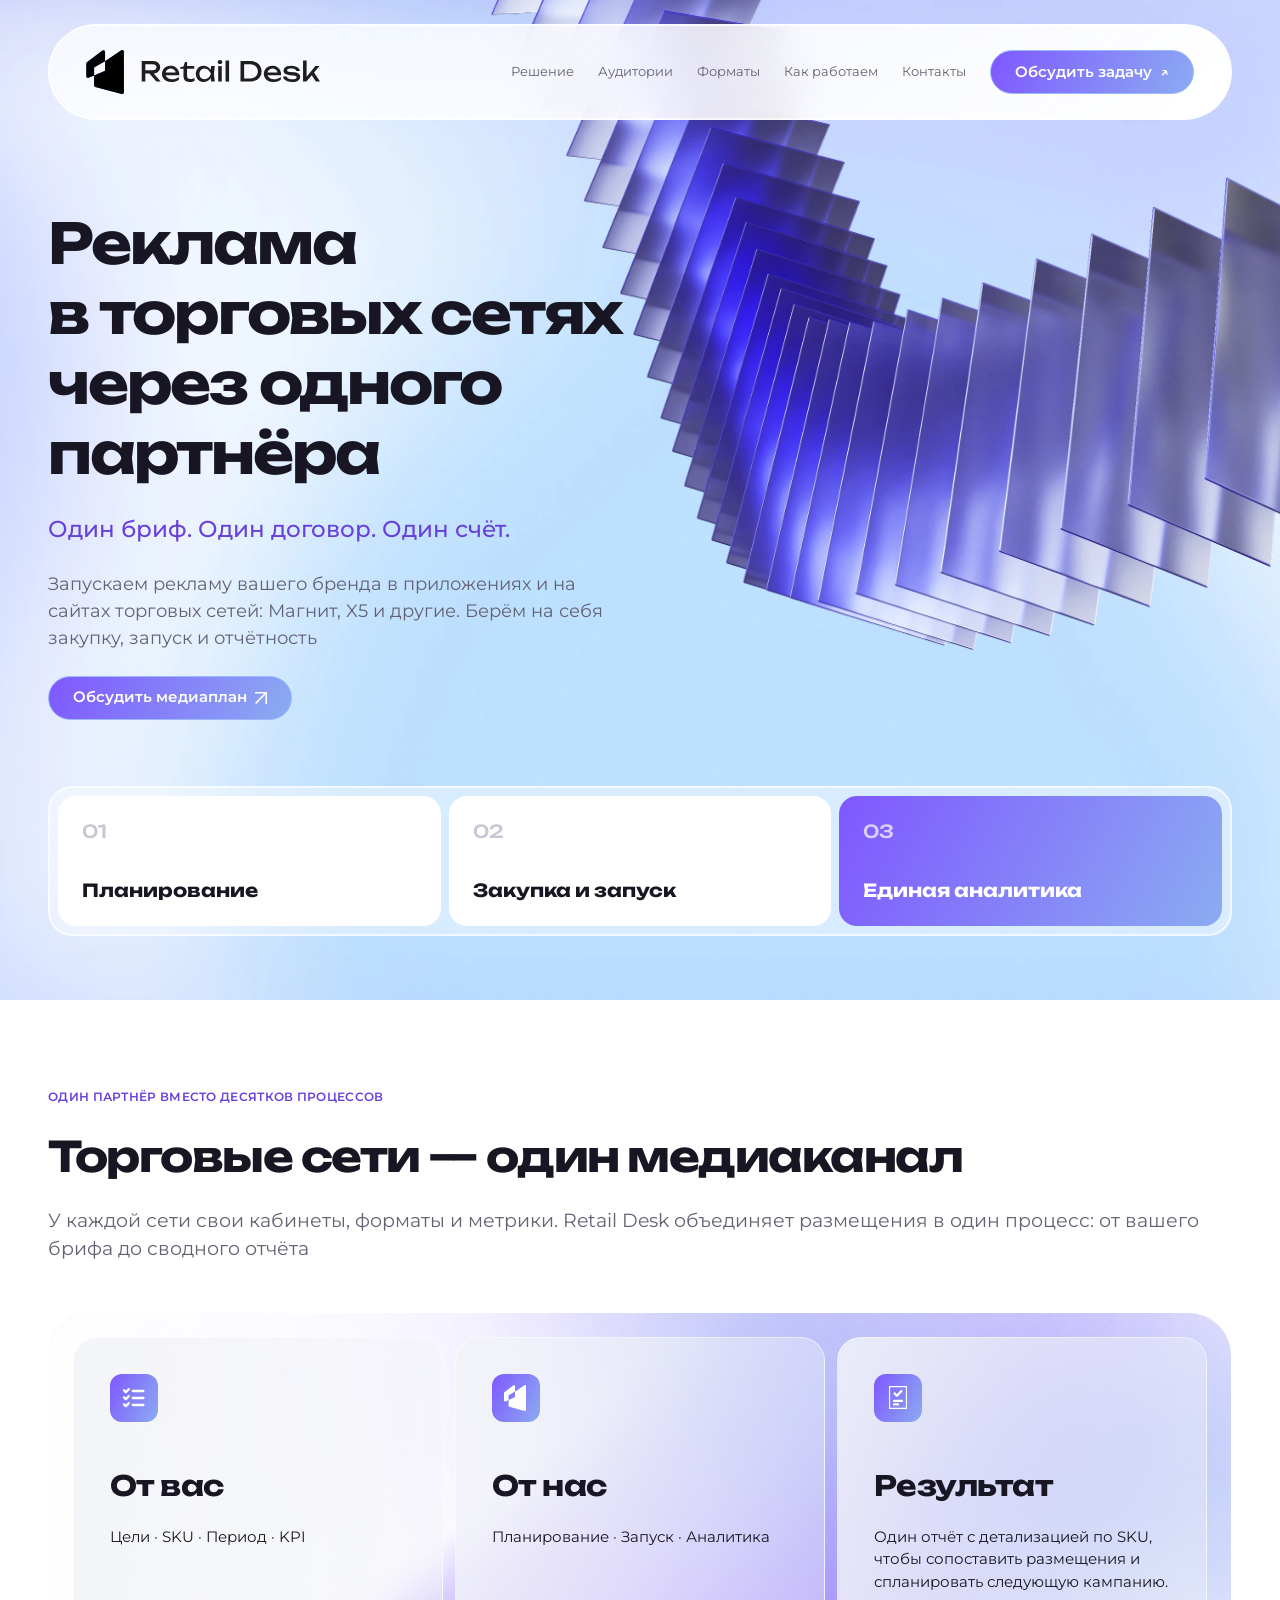
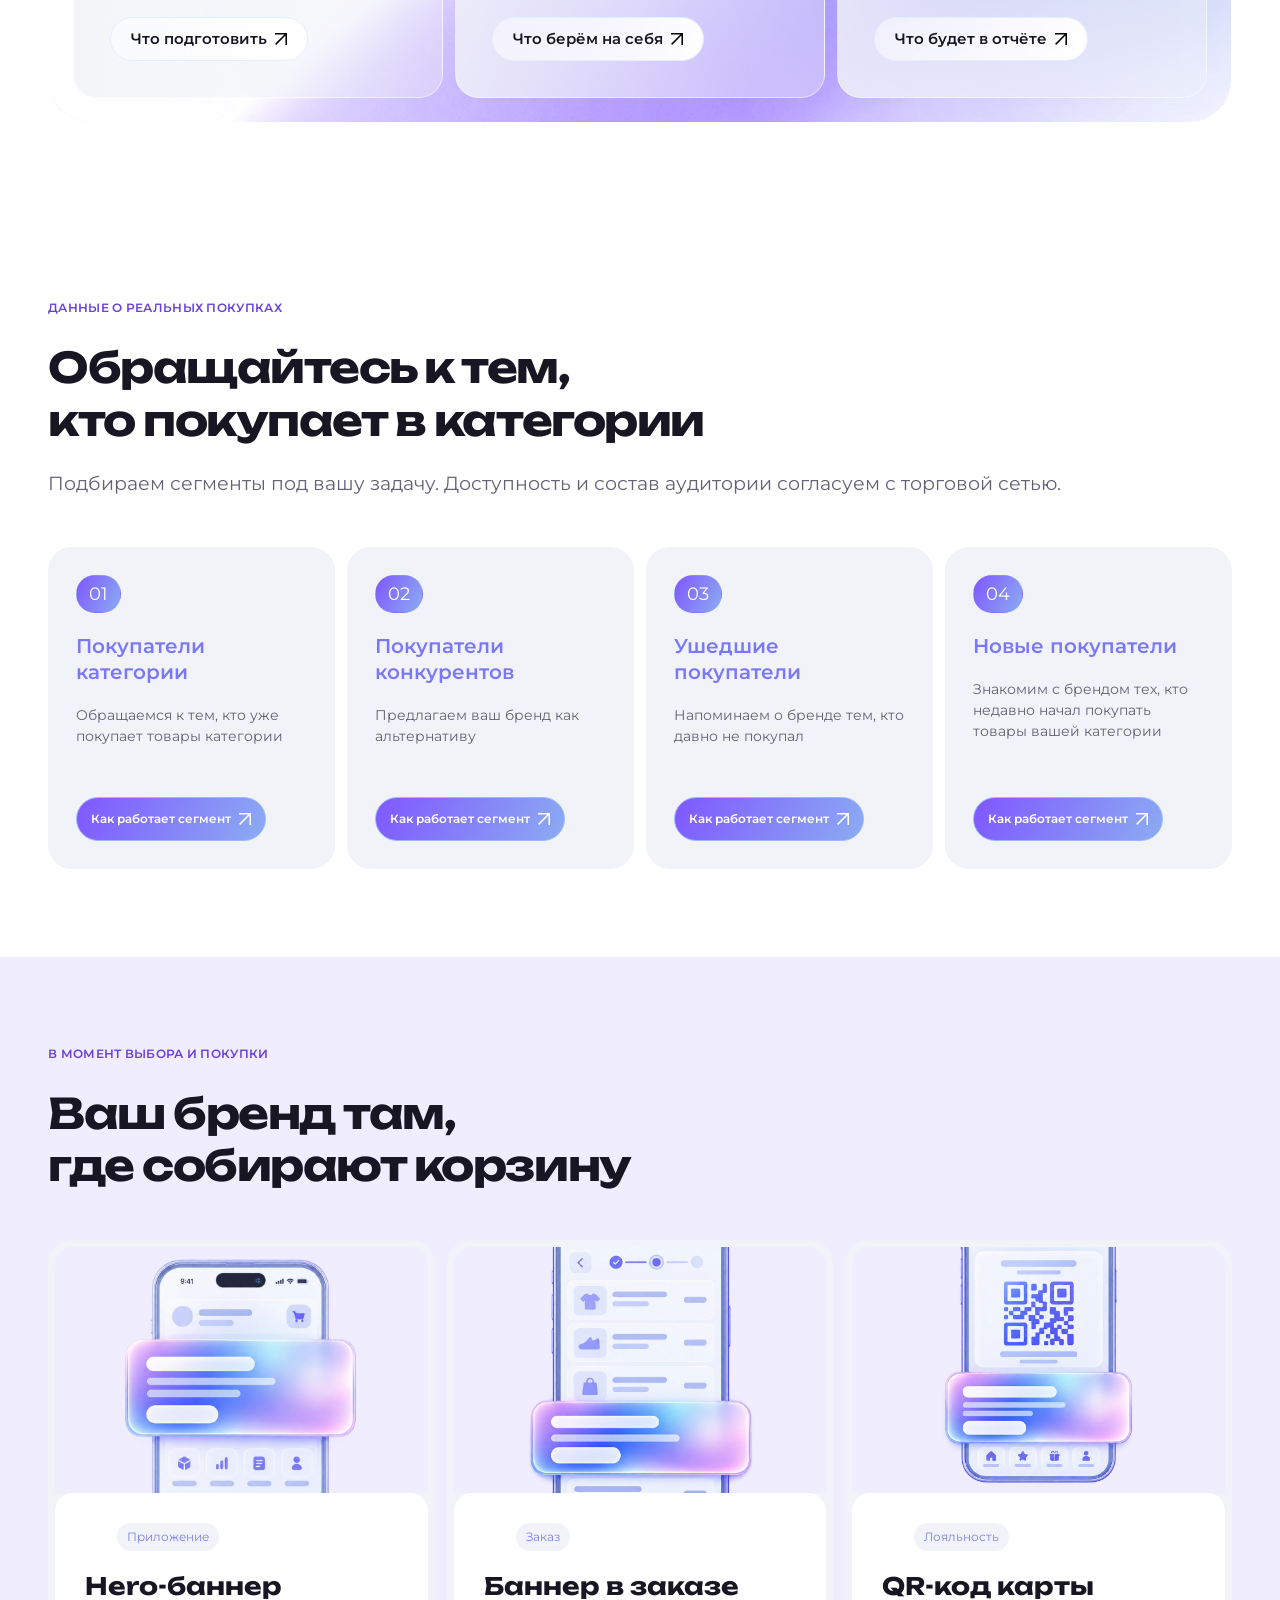
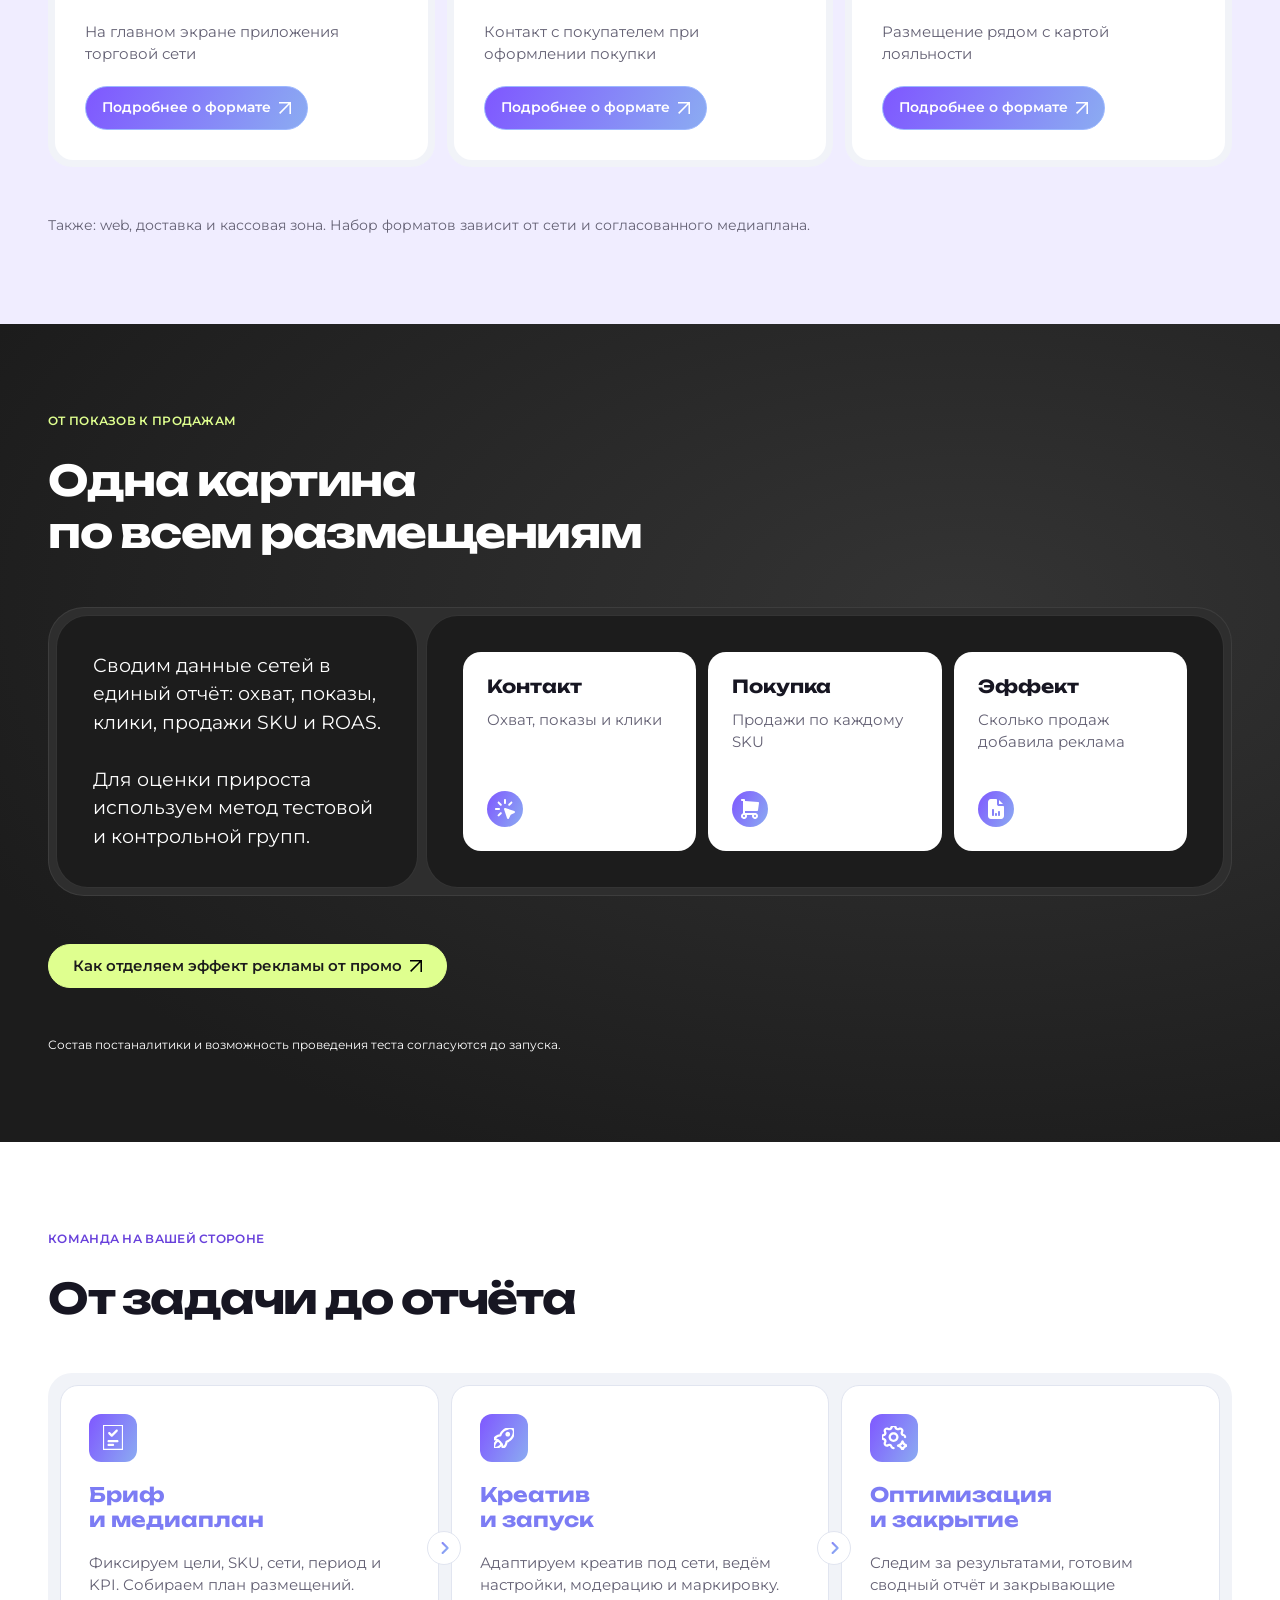
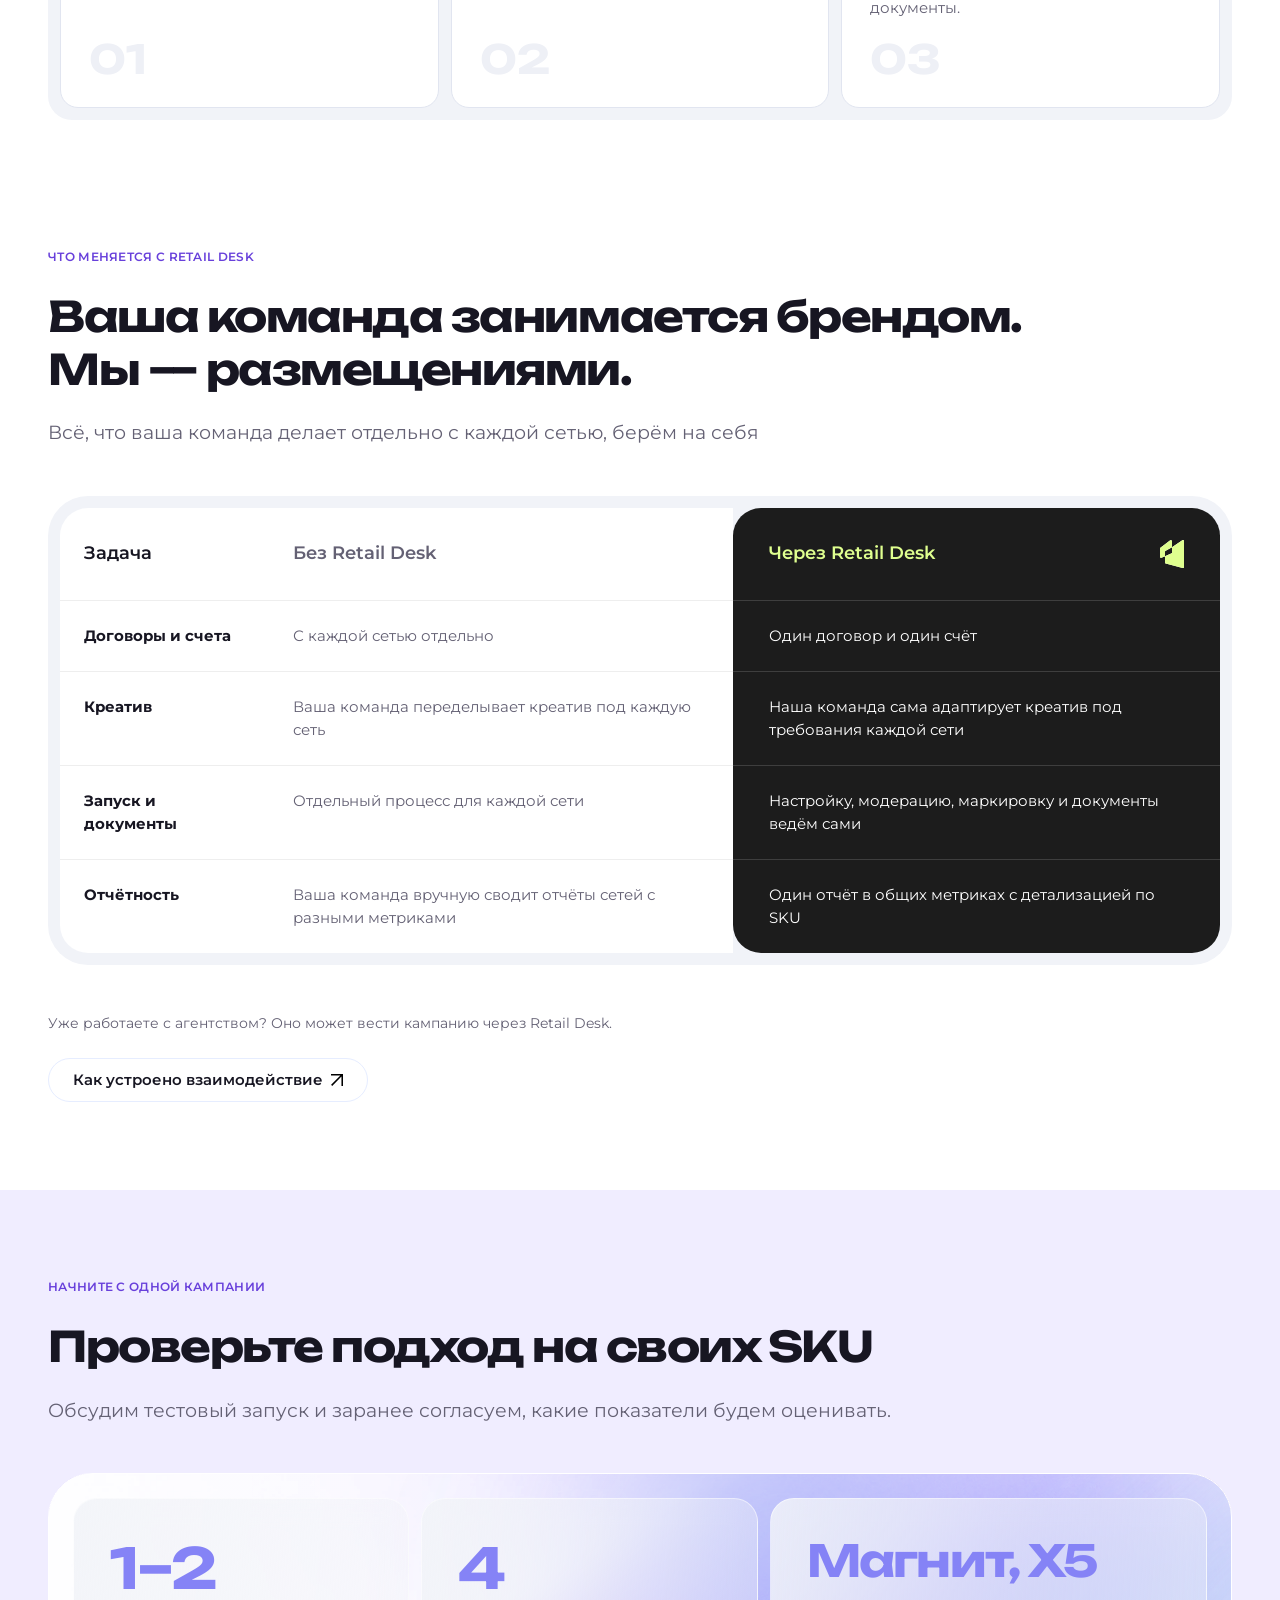
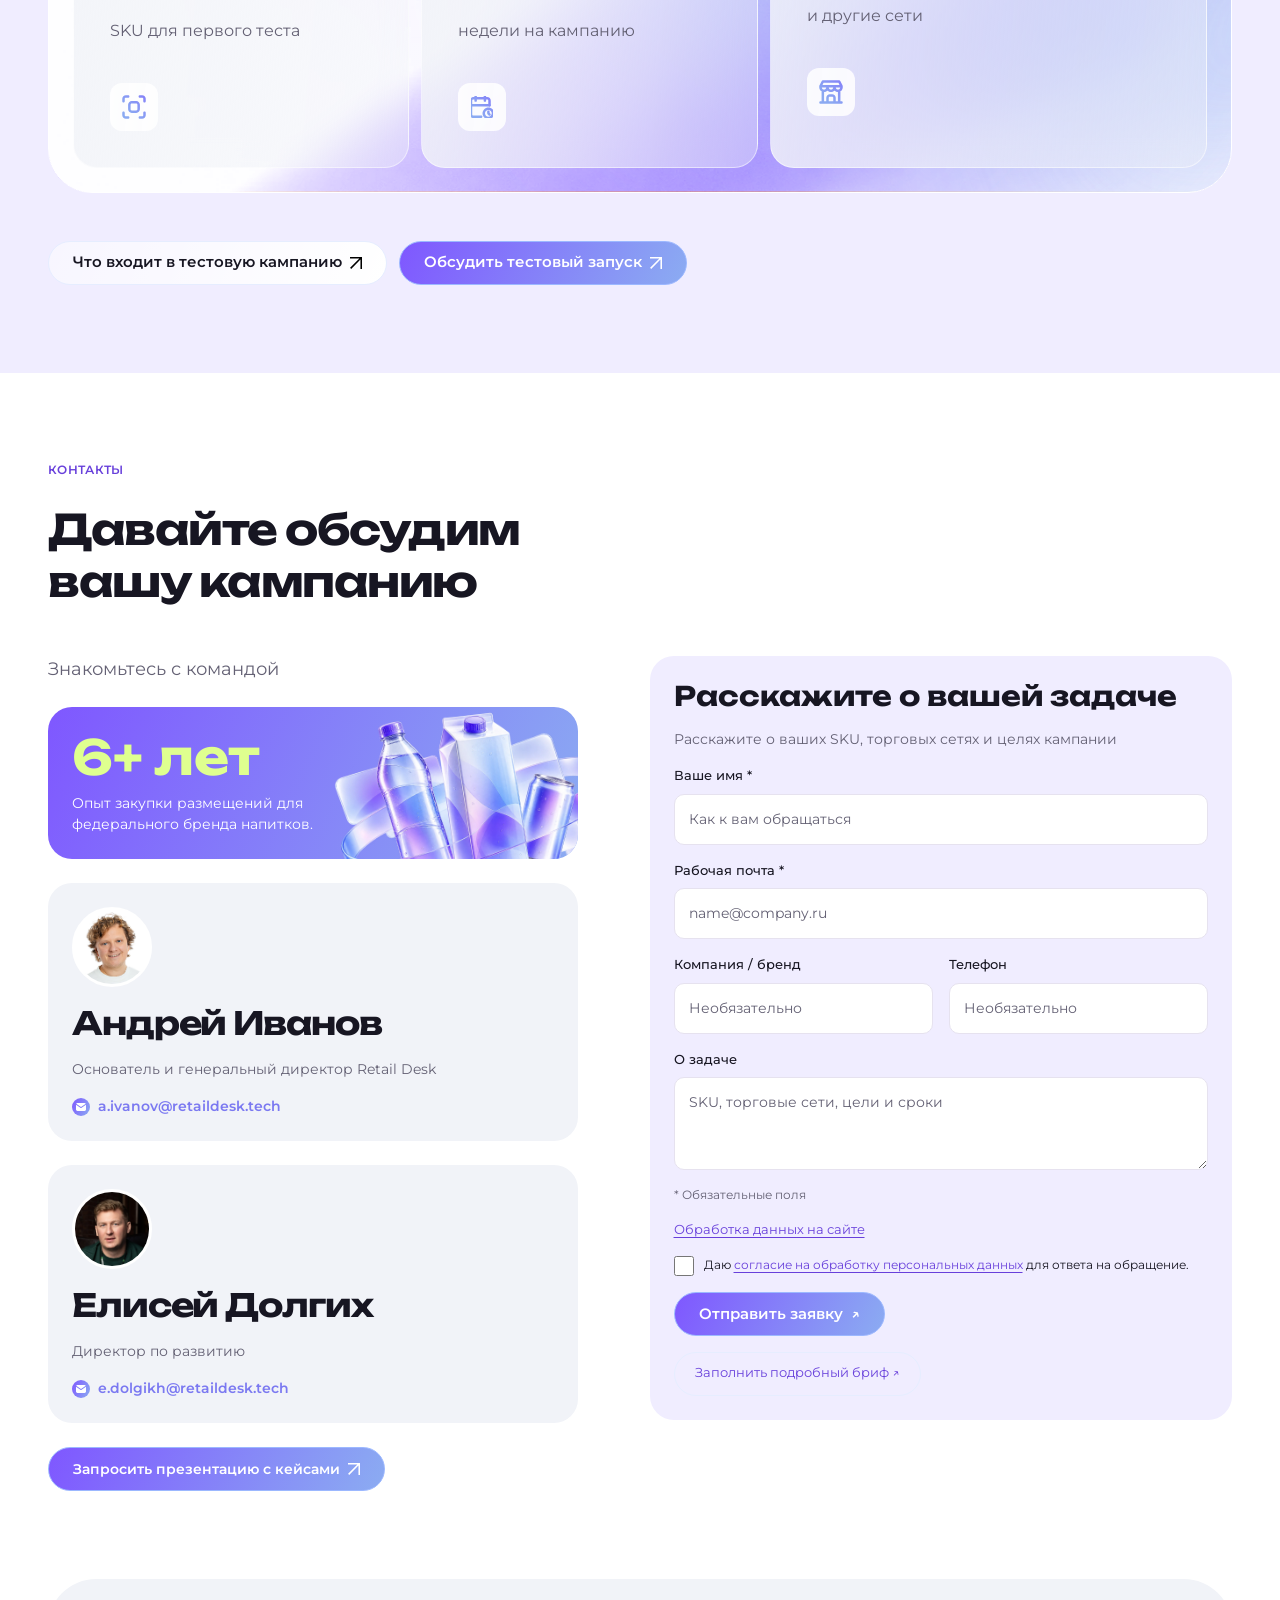
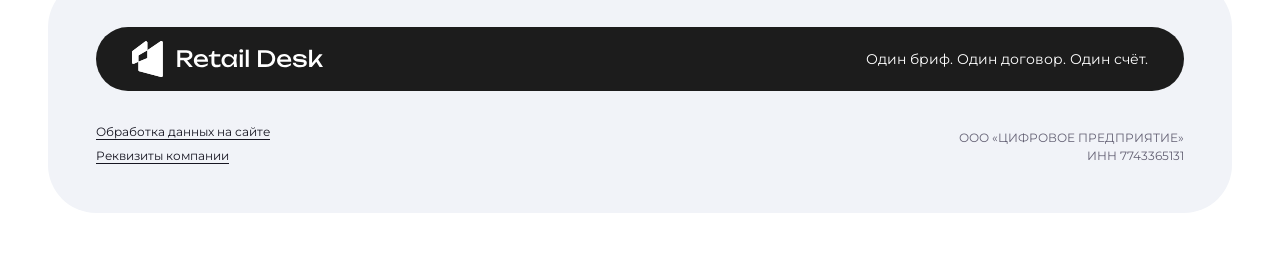
<file: index.html>
<!doctype html>
<html lang="ru">
<head>
  <meta charset="UTF-8">
  <meta name="viewport" content="width=device-width,initial-scale=1">
  <meta name="description" content="Retail Desk — единое окно в Retail Media для производителей. Планирование, запуск и аналитика рекламы в торговых сетях.">
  <meta name="robots" content="noindex,nofollow">
  <meta name="theme-color" content="#7f58ff">
  <title>Retail Desk — единое окно в Retail Media</title>
  <link rel="stylesheet" href="assets/fonts.css">
  <link rel="stylesheet" href="styles.css?v=20261102"><link rel="stylesheet" href="designer.css?v=20261102">
  <script src="details.js" defer></script>
  <script src="site-config.js?v=20261102" defer></script><script src="lead-client.js?v=20261102" defer></script><script src="app.js?v=20261102" defer></script>
  <link rel="icon" href="favicon.ico" sizes="any">
  <link rel="icon" href="favicon.svg" type="image/svg+xml">
  <link rel="apple-touch-icon" href="apple-touch-icon.png">
</head>
<body>
<a class="skip" href="#main">Перейти к содержанию</a>
<header class="header">
  <div class="container nav">
    <a class="brand" href="#home" aria-label="Retail Desk — на главную"><img src="assets/designer/59cc1.svg" class="" alt="Retail Desk"></a>
    <button class="menu-toggle" aria-controls="navigation" aria-expanded="false" aria-label="Открыть меню"><span></span><span></span></button>
    <nav id="navigation" aria-label="Основная навигация">
      <a href="#solution">Решение</a><a href="#audience">Аудитории</a><a href="#formats">Форматы</a><a href="#process">Как работаем</a><a href="#contacts">Контакты</a>
    </nav>
    <button class="button nav-cta" data-open-form>Обсудить задачу <span aria-hidden="true">↗</span></button>
  </div>
</header>
<main id="main"><section class="hero pale" id="home"><div class="container"><div class="hero-grid"><div class="stack hero-copy"><h1>Реклама<br> в торговых сетях через одного партнёра</h1><p class="hero-tagline">Один бриф. Один договор. Один счёт.</p><p class="intro">Запускаем рекламу вашего бренда в приложениях и на сайтах торговых сетей: Магнит, X5 и другие. Берём на себя закупку, запуск и отчётность</p><button class="button" data-open-form>Обсудить медиаплан<span aria-hidden="true"><img src="assets/designer/11ee9.svg" class="" alt="" loading="lazy"></span></button></div><img src="assets/designer/9bcb2.webp" class="hero-art" alt="" fetchpriority="high"></div><ol class="cycle"><li><span>01</span><strong>Планирование</strong></li><li><span>02</span><strong>Закупка и запуск</strong></li><li><span>03</span><strong>Единая аналитика</strong></li></ol></div></section><section id="solution" class=""><div class="container stack"><div class="section-heading"><p class="eyebrow">ОДИН ПАРТНЁР ВМЕСТО ДЕСЯТКОВ ПРОЦЕССОВ</p><h2>Торговые сети — один медиаканал</h2><p class=lead>У каждой сети свои кабинеты, форматы и метрики. Retail Desk объединяет размещения в один процесс: от вашего брифа до сводного отчёта</p></div><div class="grid three solution-grid glass-panel"><div class="glass-decoration" aria-hidden="true"><img src="assets/designer/6f989.svg" class="glow g1" alt="" loading="lazy"><img src="assets/designer/d00e6.svg" class="glow g2" alt="" loading="lazy"><img src="assets/designer/6cdbb.svg" class="glow g3" alt="" loading="lazy"><img src="assets/designer/acf0b.svg" class="glow g4" alt="" loading="lazy"><img src="assets/designer/ac18c.svg" class="glow g5" alt="" loading="lazy"></div><article class="card"><span class="design-icon " aria-hidden="true"><img src="assets/designer/075d9.svg" class="" alt="" loading="lazy"></span><h3>От вас</h3><p>Цели · SKU · Период · KPI</p><button class="button button-glass" data-detail="brief">Что подготовить<span aria-hidden="true"><img src="assets/designer/e751f.svg" class="" alt="" loading="lazy"></span></button></article><article class="card"><span class="design-icon " aria-hidden="true"><img src="assets/designer/dc7d8.svg" class="" alt="" loading="lazy"></span><h3>От нас</h3><p>Планирование · Запуск · Аналитика</p><button class="button button-glass" data-detail="service">Что берём на себя<span aria-hidden="true"><img src="assets/designer/e751f.svg" class="" alt="" loading="lazy"></span></button></article><article class="card"><span class="design-icon " aria-hidden="true"><img src="assets/designer/9e516.svg" class="" alt="" loading="lazy"></span><h3>Результат</h3><p>Один отчёт с детализацией по SKU, чтобы сопоставить размещения и спланировать следующую кампанию.</p><button class="button button-glass" data-detail="report">Что будет в отчёте<span aria-hidden="true"><img src="assets/designer/e751f.svg" class="" alt="" loading="lazy"></span></button></article></div></div></section><section id="audience" class=""><div class="container stack"><div class="section-heading"><p class="eyebrow">ДАННЫЕ О РЕАЛЬНЫХ ПОКУПКАХ</p><h2>Обращайтесь к тем,<br> кто покупает в категории</h2><p class=lead>Подбираем сегменты под вашу задачу. Доступность и состав аудитории согласуем с торговой сетью.</p></div><div class="grid four"><article class="card audience-card"><span class="number">01</span><h3>Покупатели категории</h3><p>Обращаемся к тем, кто уже покупает товары категории</p><button class="button" data-detail="category">Как работает сегмент<span aria-hidden="true"><img src="assets/designer/11ee9.svg" class="" alt="" loading="lazy"></span></button></article><article class="card audience-card"><span class="number">02</span><h3>Покупатели конкурентов</h3><p>Предлагаем ваш бренд как альтернативу</p><button class="button" data-detail="competitor">Как работает сегмент<span aria-hidden="true"><img src="assets/designer/11ee9.svg" class="" alt="" loading="lazy"></span></button></article><article class="card audience-card"><span class="number">03</span><h3>Ушедшие покупатели</h3><p>Напоминаем о бренде тем, кто давно не покупал</p><button class="button" data-detail="returning">Как работает сегмент<span aria-hidden="true"><img src="assets/designer/11ee9.svg" class="" alt="" loading="lazy"></span></button></article><article class="card audience-card"><span class="number">04</span><h3>Новые покупатели</h3><p>Знакомим с брендом тех, кто недавно начал покупать товары вашей категории</p><button class="button" data-detail="new">Как работает сегмент<span aria-hidden="true"><img src="assets/designer/11ee9.svg" class="" alt="" loading="lazy"></span></button></article></div></div></section><section id="formats" class="pale"><div class="container stack"><div class="section-heading"><p class="eyebrow">В МОМЕНТ ВЫБОРА И ПОКУПКИ</p><h2>Ваш бренд там,<br> где собирают корзину</h2></div><div class="grid three formats-grid"><article class="format-card"><div class="format-art hero"><img src="assets/designer/95ce3.webp" class="" alt="" loading="lazy"></div><div class="format-body"><div class="format-label"><span class="design-icon " aria-hidden="true"><img src="assets/designer/aa016.svg" class="" alt="" loading="lazy"></span><span>Приложение</span></div><h3>Hero-баннер</h3><p>На главном экране приложения торговой сети</p><button class="button" data-detail="hero">Подробнее о формате<span aria-hidden="true"><img src="assets/designer/11ee9.svg" class="" alt="" loading="lazy"></span></button></div></article><article class="format-card"><div class="format-art order"><img src="assets/designer/70e47.webp" class="" alt="" loading="lazy"></div><div class="format-body"><div class="format-label"><span class="design-icon " aria-hidden="true"><img src="assets/designer/242c2.svg" class="" alt="" loading="lazy"></span><span>Заказ</span></div><h3>Баннер в заказе</h3><p>Контакт с покупателем при оформлении покупки</p><button class="button" data-detail="order">Подробнее о формате<span aria-hidden="true"><img src="assets/designer/11ee9.svg" class="" alt="" loading="lazy"></span></button></div></article><article class="format-card"><div class="format-art loyalty"><img src="assets/designer/b7d95.webp" class="" alt="" loading="lazy"></div><div class="format-body"><div class="format-label"><span class="design-icon " aria-hidden="true"><img src="assets/designer/b4c54.svg" class="" alt="" loading="lazy"></span><span>Лояльность</span></div><h3>QR-код карты</h3><p>Размещение рядом с картой лояльности</p><button class="button" data-detail="loyalty">Подробнее о формате<span aria-hidden="true"><img src="assets/designer/11ee9.svg" class="" alt="" loading="lazy"></span></button></div></article></div><p class="small">Также: web, доставка и кассовая зона. Набор форматов зависит от сети и согласованного медиаплана.</p></div></section><section id="analytics" class="dark"><div class="container stack"><div class="section-heading"><p class="eyebrow">ОТ ПОКАЗОВ К ПРОДАЖАМ</p><h2>Одна картина<br> по всем размещениям</h2></div><div class="analytics-shell"><p class="analytics-intro">Сводим данные сетей в единый отчёт: охват, показы, клики, продажи SKU и ROAS.<br> <br> Для оценки прироста используем метод тестовой и контрольной групп.</p><div class="metrics"><article><h3>Контакт</h3><p>Охват, показы и клики</p><span class="design-icon " aria-hidden="true"><img src="assets/designer/3f982.svg" class="" alt="" loading="lazy"></span></article><article><h3>Покупка</h3><p>Продажи по каждому SKU</p><span class="design-icon " aria-hidden="true"><img src="assets/designer/947cf.svg" class="" alt="" loading="lazy"></span></article><article><h3>Эффект</h3><p>Сколько продаж добавила реклама</p><span class="design-icon " aria-hidden="true"><img src="assets/designer/1babe.svg" class="" alt="" loading="lazy"></span></article></div></div><button class="button button-lime" data-detail="measurement">Как отделяем эффект рекламы от промо<span aria-hidden="true"><img src="assets/designer/e751f.svg" class="" alt="" loading="lazy"></span></button><p class="fine">Состав постаналитики и возможность проведения теста согласуются до запуска.</p></div></section><section id="process" class=""><div class="container stack"><div class="section-heading"><p class="eyebrow">КОМАНДА НА ВАШЕЙ СТОРОНЕ</p><h2>От задачи до отчёта</h2></div><ol class="steps"><li><span class="design-icon " aria-hidden="true"><img src="assets/designer/62b93.svg" class="" alt="" loading="lazy"></span><h3>Бриф<br> и медиаплан</h3><p>Фиксируем цели, SKU, сети, период и KPI. Собираем план размещений.</p><span class="number">01</span></li><li><span class="design-icon " aria-hidden="true"><img src="assets/designer/7c418.svg" class="" alt="" loading="lazy"></span><h3>Креатив<br> и запуск</h3><p>Адаптируем креатив под сети, ведём настройки, модерацию и маркировку.</p><span class="number">02</span></li><li><span class="design-icon " aria-hidden="true"><img src="assets/designer/8b5c1.svg" class="" alt="" loading="lazy"></span><h3>Оптимизация<br> и закрытие</h3><p>Следим за результатами, готовим сводный отчёт и закрывающие документы.</p><span class="number">03</span></li></ol></div></section><section id="benefits" class="comparison-section"><div class="container stack"><div class="section-heading"><p class="eyebrow">ЧТО МЕНЯЕТСЯ С RETAIL DESK</p><h2>Ваша команда занимается брендом.<br> Мы — размещениями.</h2><p class=lead>Всё, что ваша команда делает отдельно с каждой сетью, берём на себя</p></div><div class="comparison" role="table" aria-label="Работа с сетями и через Retail Desk"><div class="comparison-row comparison-head" role="row"><span role="columnheader">Задача</span><span role="columnheader">Без Retail Desk</span><span role="columnheader">Через Retail Desk<img src="assets/designer/c6119.svg" class="" alt="" loading="lazy"></span></div><div class="comparison-row" role="row"><strong role="rowheader">Договоры и счета</strong><span role="cell">С каждой сетью отдельно</span><span role="cell">Один договор и один счёт</span></div><div class="comparison-row" role="row"><strong role="rowheader">Креатив</strong><span role="cell">Ваша команда переделывает креатив под каждую сеть</span><span role="cell">Наша команда сама адаптирует креатив под требования каждой сети</span></div><div class="comparison-row" role="row"><strong role="rowheader">Запуск и документы</strong><span role="cell">Отдельный процесс для каждой сети</span><span role="cell">Настройку, модерацию, маркировку и документы ведём сами</span></div><div class="comparison-row" role="row"><strong role="rowheader">Отчётность</strong><span role="cell">Ваша команда вручную сводит отчёты сетей с разными метриками</span><span role="cell">Один отчёт в общих метриках с детализацией по SKU</span></div></div><div class="benefit-bottom"><p>Уже работаете с агентством? Оно может вести кампанию через Retail Desk.</p><button class="button button-glass" data-detail="agency">Как устроено взаимодействие<span aria-hidden="true"><img src="assets/designer/e751f.svg" class="" alt="" loading="lazy"></span></button></div></div></section><section id="pilot" class="pale"><div class="container stack"><div class="section-heading"><p class="eyebrow">НАЧНИТЕ С ОДНОЙ КАМПАНИИ</p><h2>Проверьте подход на своих SKU</h2><p class=lead>Обсудим тестовый запуск и заранее согласуем, какие показатели будем оценивать.</p></div><div class="pilot-stats glass-panel"><div class="glass-decoration" aria-hidden="true"><img src="assets/designer/6f989.svg" class="glow g1" alt="" loading="lazy"><img src="assets/designer/d00e6.svg" class="glow g2" alt="" loading="lazy"><img src="assets/designer/6cdbb.svg" class="glow g3" alt="" loading="lazy"><img src="assets/designer/acf0b.svg" class="glow g4" alt="" loading="lazy"><img src="assets/designer/ac18c.svg" class="glow g5" alt="" loading="lazy"></div><div><strong>1–2</strong><span>SKU для первого теста</span><span class="design-icon " aria-hidden="true"><img src="assets/designer/b55d6.svg" class="" alt="" loading="lazy"></span></div><div><strong>4</strong><span>недели на кампанию</span><span class="design-icon " aria-hidden="true"><img src="assets/designer/cdfab.svg" class="" alt="" loading="lazy"></span></div><div><strong>Магнит, X5</strong><span>и другие сети</span><span class="design-icon " aria-hidden="true"><img src="assets/designer/83bf5.svg" class="" alt="" loading="lazy"></span></div></div><div class="pilot-actions"><button class="button button-glass" data-detail="pilot">Что входит в тестовую кампанию<span aria-hidden="true"><img src="assets/designer/e751f.svg" class="" alt="" loading="lazy"></span></button><button class="button" data-open-form>Обсудить тестовый запуск<span aria-hidden="true"><img src="assets/designer/11ee9.svg" class="" alt="" loading="lazy"></span></button></div></div></section><section id="contacts" class=""><div class="container stack"><div class="section-heading"><p class="eyebrow">КОНТАКТЫ</p><h2>Давайте обсудим<br> вашу кампанию</h2></div><div class="contacts-grid"><div class="team stack"><p class="team-intro">Знакомьтесь с командой</p><div class="team-proof"><strong>6+ лет</strong><span>Опыт закупки размещений для федерального бренда напитков.</span><div class="proof-art"><img src="assets/designer/a5c4b.webp" class="" alt="" loading="lazy"></div></div><article class="card person"><div class="avatar andrey"><img src="assets/designer/79f2f.webp" class="" alt="Андрей Иванов" loading="lazy"></div><h3>Андрей Иванов</h3><p>Основатель и генеральный директор Retail Desk</p><a href="mailto:a.ivanov@retaildesk.tech"><span class="design-icon " aria-hidden="true"><img src="assets/designer/9c51c.svg" class="" alt="" loading="lazy"></span>a.ivanov@retaildesk.tech</a></article><article class="card person"><div class="avatar elisey"><img src="assets/designer/783d1.webp" class="" alt="Елисей Долгих" loading="lazy"></div><h3>Елисей Долгих</h3><p>Директор по развитию</p><a href="mailto:e.dolgikh@retaildesk.tech"><span class="design-icon " aria-hidden="true"><img src="assets/designer/9c51c.svg" class="" alt="" loading="lazy"></span>e.dolgikh@retaildesk.tech</a></article><button class="button" data-open-form data-topic="Прошу прислать презентацию Retail Desk с кейсами.">Запросить презентацию с кейсами<span aria-hidden="true"><img src="assets/designer/11ee9.svg" class="" alt="" loading="lazy"></span></button></div><div data-form-slot="inline"></div></div></div></section></main><footer><div class="container footer-panel"><div class="footer-banner"><img src="assets/designer/90d6d.svg" class="" alt="Retail Desk" loading="lazy"><p>Один бриф. Один договор. Один счёт.</p></div><div class="footer-bottom"><div class="footer-links"><button class="text-link" data-document="policy">Обработка данных на сайте</button><button class="text-link" data-document="company">Реквизиты компании</button></div><p class="fine">ООО «ЦИФРОВОЕ ПРЕДПРИЯТИЕ»<br> ИНН 7743365131</p></div></div></footer><dialog id="contact-dialog" aria-labelledby="popup-title">
  <button class="close-button" data-close aria-label="Закрыть форму">Закрыть <span aria-hidden="true">×</span></button>
  <div data-form-slot="popup"></div>
</dialog>
<dialog id="detail-dialog" class="detail-dialog" aria-labelledby="detail-title">
  <div class="detail-top"><p class="eyebrow" id="detail-kicker"></p><button class="close-button" data-close aria-label="Закрыть подробности">Закрыть <span aria-hidden="true">×</span></button></div>
  <h2 id="detail-title" tabindex="-1"></h2>
  <div id="detail-content"></div>
  <div class="detail-actions"><button class="button" data-detail-cta>Обсудить мою задачу <span aria-hidden="true">↗</span></button><button class="text-link" data-close>Вернуться к сайту</button></div>
</dialog>
<dialog id="document-dialog" class="document-dialog" aria-labelledby="document-title">
  <button class="close-button" data-close aria-label="Закрыть документ">Закрыть <span aria-hidden="true">×</span></button>
  <h2 id="document-title" tabindex="-1"></h2><div id="document-content"></div>
</dialog>
<template id="form-template">
  <form class="contact-form" novalidate>
    <h3>Расскажите о вашей задаче</h3>
    <p class="small">Расскажите о ваших SKU, торговых сетях и целях кампании</p>
    <label>Ваше имя *<input name="name" autocomplete="name" required maxlength="100" placeholder="Как к вам обращаться"><span class="field-error"></span></label>
    <label>Рабочая почта *<input name="email" type="email" autocomplete="email" required maxlength="254" placeholder="name@company.ru"><span class="field-error"></span></label>
    <div class="form-row">
      <label>Компания / бренд<input name="company" autocomplete="organization" maxlength="200" placeholder="Необязательно"></label>
      <label>Телефон<input name="phone" type="tel" autocomplete="tel" maxlength="40" placeholder="Необязательно"></label>
    </div>
    <label>О задаче<textarea name="message" rows="3" maxlength="2000" placeholder="SKU, торговые сети, цели и сроки"></textarea></label>
    <p class="fine">* Обязательные поля</p>
    
    <div class="legal-links"><button type="button" class="text-link" data-document="policy">Обработка данных на сайте</button></div>
    <div class="trap" aria-hidden="true"><label>Сайт компании<input name="website" tabindex="-1" autocomplete="off"></label></div><label class="consent"><input name="consent" type="checkbox" required><span>Даю <button type="button" class="text-link" data-document="consent">согласие на обработку персональных данных</button> для ответа на обращение.</span></label><span class="field-error consent-error"></span>
    <button class="button submit-button" type="submit">Отправить заявку <span aria-hidden="true">↗</span></button>
    <div class="form-status" role="status" aria-live="polite"></div>
    <a class="brief-link" href="https://docs.google.com/document/d/1v_Ky0XCJLGs7YrX4C90oVrFOIcUJVOCADokN-u72wgM/edit" target="_blank" rel="noopener noreferrer">Заполнить подробный бриф ↗</a>
  </form>
</template>
<noscript><p class="noscript">Для работы формы включите JavaScript. Написать нам: <a href="mailto:a.ivanov@retaildesk.tech">a.ivanov@retaildesk.tech</a>.</p></noscript>
</body>
</html>
</file>
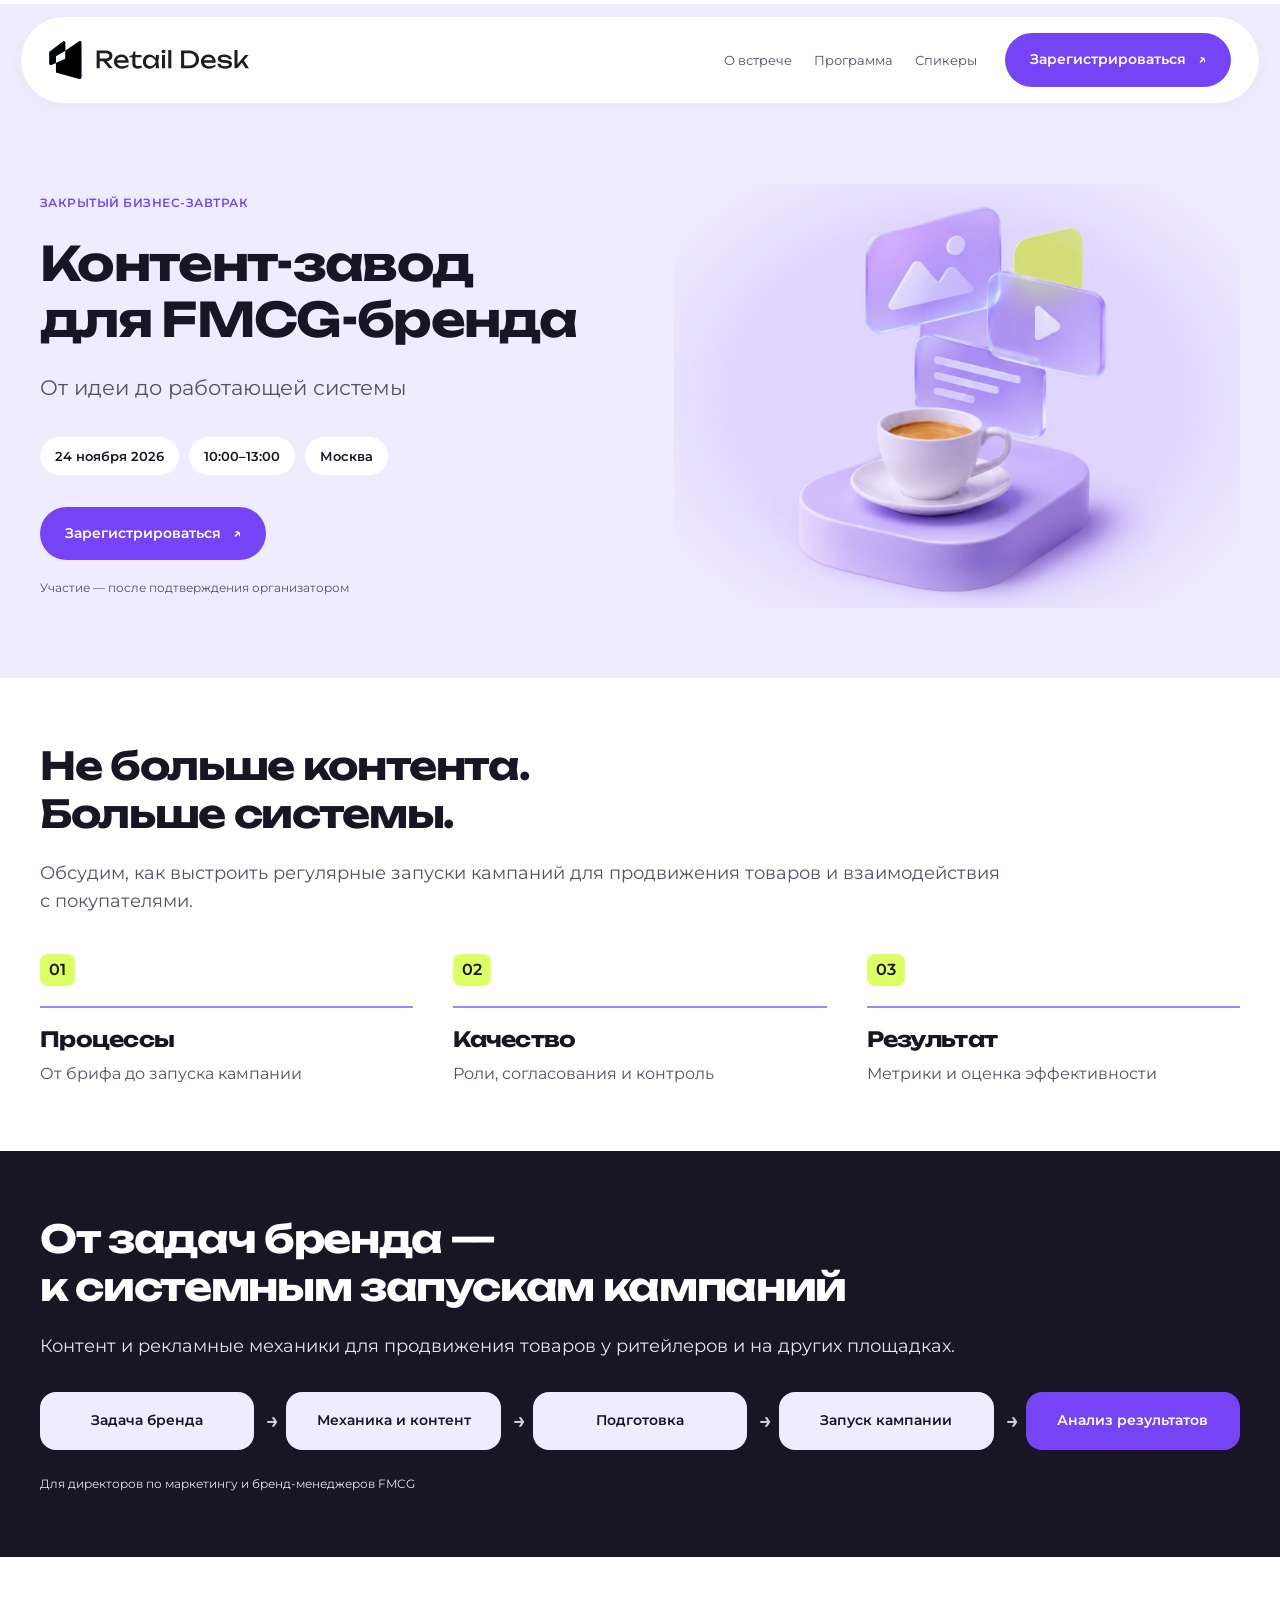
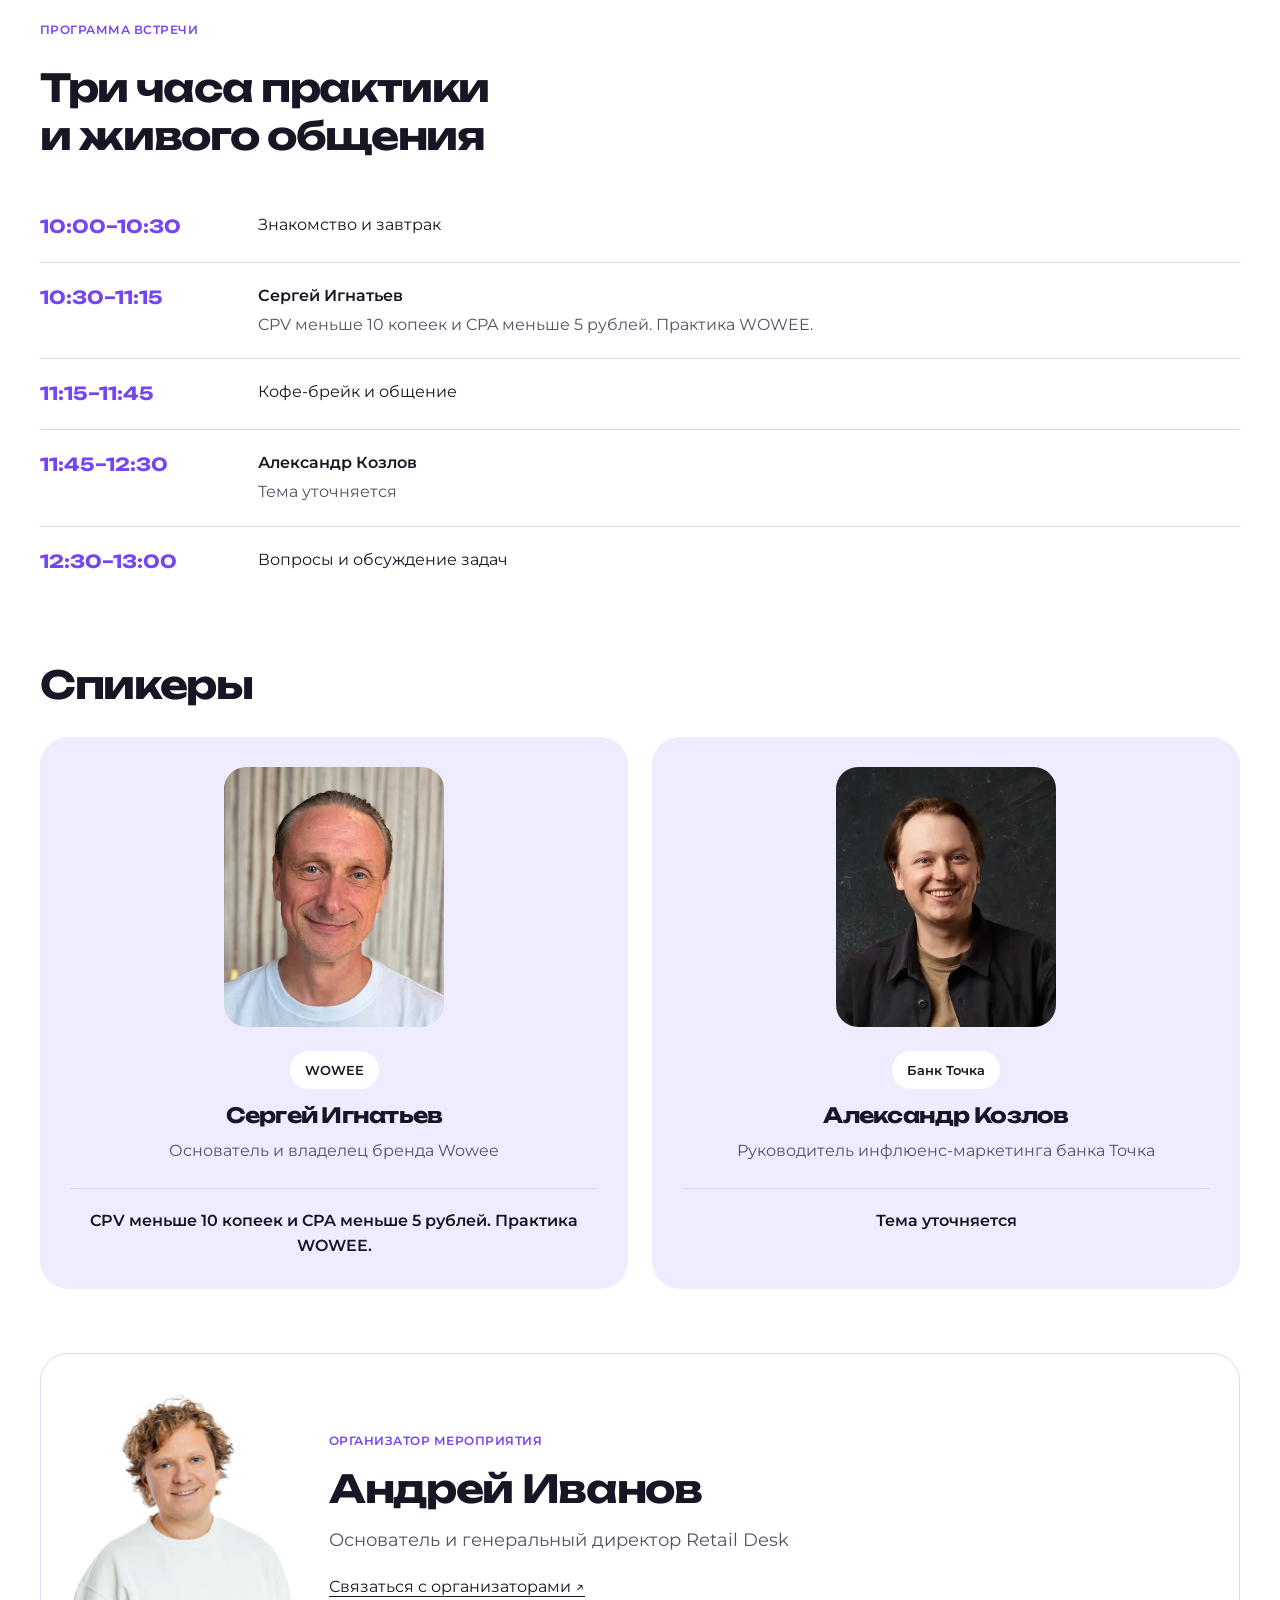
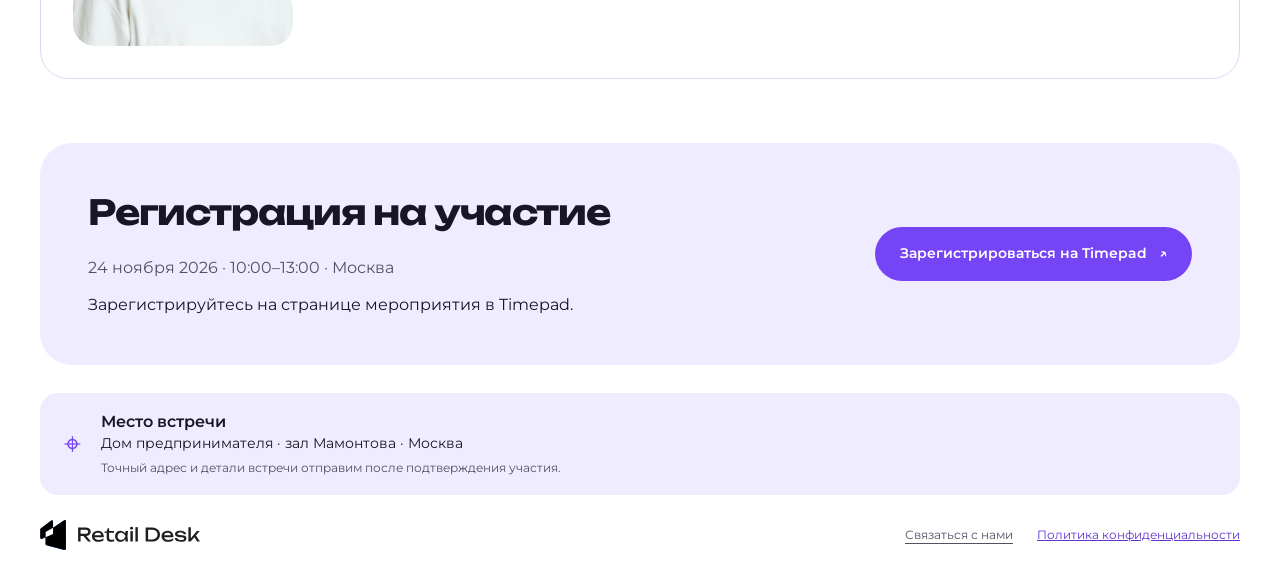
<file: business-breakfast/index.html>
<!doctype html><html lang="ru"><head><meta charset="utf-8"><meta name="viewport" content="width=device-width,initial-scale=1"><meta name="robots" content="noindex,nofollow"><link rel="canonical" href="https://breakfast.retaildesk.tech/"><title>Бизнес-завтрак 24 ноября — Retail Desk</title><meta name="description" content="Контент-завод для FMCG-бренда: бизнес-завтрак Retail Desk 24 ноября 2026, Москва."><link rel="icon" href="favicon.svg"><link rel="stylesheet" href="assets/fonts.css"><link rel="stylesheet" href="styles.css"><script src="legal.js" defer></script><script src="app.js" defer></script><!-- Yandex.Metrika counter -->
<script type="text/javascript">
    (function(m,e,t,r,i,k,a){
        m[i]=m[i]||function(){(m[i].a=m[i].a||[]).push(arguments)};
        m[i].l=1*new Date();
        for (var j = 0; j < document.scripts.length; j++) {if (document.scripts[j].src === r) { return; }}
        k=e.createElement(t),a=e.getElementsByTagName(t)[0],k.async=1,k.src=r,a.parentNode.insertBefore(k,a)
    })(window, document,'script','https://mc.yandex.ru/metrika/tag.js?id=114008710', 'ym');

    ym(114008710, 'init', {ssr:true, webvisor:true, clickmap:true, ecommerce:"dataLayer", referrer: document.referrer, url: location.href, accurateTrackBounce:true, trackLinks:true});
</script>
<noscript><div><img src="https://mc.yandex.ru/watch/114008710" style="position:absolute; left:-9999px;" alt="" /></div></noscript>
<!-- /Yandex.Metrika counter -->
</head><body>
<a class="skip" href="#main">К содержанию</a>
<header><a href="#home" aria-label="Retail Desk — начало страницы"><img class="logo" src="assets/logo.svg" alt="Retail Desk" width="200" height="44"></a><nav aria-label="Основная навигация"><a href="#about">О встрече</a><a href="#programme">Программа</a><a href="#speakers">Спикеры</a></nav><a class="button" href="https://breakfast-retaildesk.timepad.ru/event/4314410/#register">Зарегистрироваться <span aria-hidden="true">↗</span></a></header>
<main id="main"><section class="hero" id="home"><div class="wrap hero-grid"><div><p class="eyebrow">Закрытый бизнес-завтрак</p><h1>Контент-завод<br>для FMCG-бренда</h1><p class="lead">От идеи до работающей системы</p><ul class="chips"><li>24 ноября 2026</li><li>10:00–13:00</li><li>Москва</li></ul><a class="button" href="https://breakfast-retaildesk.timepad.ru/event/4314410/#register">Зарегистрироваться <span aria-hidden="true">↗</span></a><p class="small">Участие — после подтверждения организатором</p></div><img class="hero-art" src="assets/hero.webp" alt="" width="1200" height="900" fetchpriority="high"></div></section>
<section class="wrap" id="about"><h2>Не больше контента.<br>Больше системы.</h2><p class="intro">Обсудим, как выстроить регулярные запуски кампаний для продвижения товаров и взаимодействия с покупателями.</p><div class="benefits"><article><span class="number">01</span><h3>Процессы</h3><p>От брифа до запуска кампании</p></article><article><span class="number">02</span><h3>Качество</h3><p>Роли, согласования и контроль</p></article><article><span class="number">03</span><h3>Результат</h3><p>Метрики и оценка эффективности</p></article></div></section>
<section class="dark"><div class="wrap"><h2>От задач бренда —<br>к системным запускам кампаний</h2><p class="intro">Контент и рекламные механики для продвижения товаров у ритейлеров и на других площадках.</p><ol class="flow"><li>Задача бренда</li><li>Механика и контент</li><li>Подготовка</li><li>Запуск кампании</li><li>Анализ результатов</li></ol><p class="small">Для директоров по маркетингу и бренд-менеджеров FMCG</p></div></section>
<section class="wrap" id="programme"><p class="eyebrow">Программа встречи</p><h2>Три часа практики<br>и живого общения</h2><ol class="schedule"><li><time>10:00–10:30</time><div>Знакомство и завтрак</div></li><li><time>10:30–11:15</time><div><strong>Сергей Игнатьев</strong><p>CPV меньше 10 копеек и CPA меньше 5 рублей. Практика WOWEE.</p></div></li><li><time>11:15–11:45</time><div>Кофе-брейк и общение</div></li><li><time>11:45–12:30</time><div><strong>Александр Козлов</strong><p>Тема уточняется</p></div></li><li><time>12:30–13:00</time><div>Вопросы и обсуждение задач</div></li></ol></section>
<section class="wrap speakers" id="speakers"><h2>Спикеры</h2><div class="speaker-grid"><article><div class="portrait sergey"><img src="assets/sergey-ignatiev.webp" alt="Сергей Игнатьев" loading="lazy"></div><span class="badge">WOWEE</span><h3>Сергей Игнатьев</h3><p>Основатель и владелец бренда Wowee</p><p class="speaker-topic">CPV меньше 10 копеек и CPA меньше 5 рублей. Практика WOWEE.</p></article><article><div class="portrait alexander"><img src="assets/alexander-kozlov-v2.webp" alt="Александр Козлов" loading="lazy"></div><span class="badge">Банк Точка</span><h3>Александр Козлов</h3><p>Руководитель инфлюенс-маркетинга банка Точка</p><p class="speaker-topic">Тема уточняется</p></article></div></section>
<section class="wrap organizer" id="organizer"><div class="organizer-card"><div class="portrait andrey"><img src="assets/andrey-ivanov.webp" alt="Андрей Иванов" loading="lazy"></div><div class="organizer-copy"><p class="eyebrow">Организатор мероприятия</p><h2>Андрей Иванов</h2><p class="intro">Основатель и генеральный директор Retail Desk</p><a href="mailto:info@retaildesk.tech">Связаться с организаторами ↗</a></div></div></section>
<section class="wrap" id="registration"><div class="registration timepad-registration"><div><h2>Регистрация на участие</h2><p class="intro">24 ноября 2026 · 10:00–13:00 · Москва</p><p>Зарегистрируйтесь на странице мероприятия в Timepad.</p></div><a class="button" href="https://breakfast-retaildesk.timepad.ru/event/4314410/#register">Зарегистрироваться на Timepad <span aria-hidden="true">↗</span></a></div></section>
<aside class="wrap venue" aria-label="Место встречи"><span class="pin" aria-hidden="true">⌖</span><div><h3>Место встречи</h3><p>Дом предпринимателя · зал Мамонтова · Москва</p><p class="small">Точный адрес и детали встречи отправим после подтверждения участия.</p></div></aside></main>
<footer class="wrap"><img class="logo" src="assets/logo.svg" alt="Retail Desk" width="170" height="38"><a href="mailto:info@retaildesk.tech">Связаться с нами</a><button class="text-link" data-document="policy">Политика конфиденциальности</button></footer>
<dialog id="legal-dialog" aria-labelledby="legal-title"><button class="close" type="button" aria-label="Закрыть документ">Закрыть ×</button><h2 id="legal-title"></h2><div id="legal-content"></div></dialog></body></html>
</file>
<file: assets/fonts.css>
@font-face {
  font-family: 'Montserrat';
  font-style: normal;
  font-weight: 400;
  font-display: swap;
  src: url(font-0.woff2) format('truetype');
}
@font-face {
  font-family: 'Montserrat';
  font-style: normal;
  font-weight: 500;
  font-display: swap;
  src: url(font-1.woff2) format('truetype');
}
@font-face {
  font-family: 'Montserrat';
  font-style: normal;
  font-weight: 600;
  font-display: swap;
  src: url(font-2.woff2) format('truetype');
}
@font-face {
  font-family: 'Montserrat';
  font-style: normal;
  font-weight: 700;
  font-display: swap;
  src: url(font-3.woff2) format('truetype');
}
@font-face {
  font-family: 'Unbounded';
  font-style: normal;
  font-weight: 500;
  font-display: swap;
  src: url(font-4.woff2) format('truetype');
}
@font-face {
  font-family: 'Unbounded';
  font-style: normal;
  font-weight: 700;
  font-display: swap;
  src: url(font-5.woff2) format('truetype');
}
</file>
<file: styles.css>
:root{--ink:#171622;--muted:#646174;--purple:#7f58ff;--link:#6840db;--lime:#dfff8f;--pale:#f0edff;--line:#e6e2ef;--dark:#211b38;--error:#ac2440}
*{box-sizing:border-box}html{scroll-behavior:smooth;scroll-padding-top:110px}body{margin:0;color:var(--ink);font-family:Montserrat,Arial,sans-serif;font-size:16px;line-height:1.5;background:white}body:has(dialog[open]){overflow:hidden}button,input,textarea{font:inherit}button,a,input,textarea{-webkit-tap-highlight-color:transparent}button{cursor:pointer}a{color:var(--link);text-underline-offset:3px}button{border:0}button:disabled{cursor:wait;opacity:.65}:focus-visible{outline:3px solid var(--purple);outline-offset:5px}h1,h2,h3,p{margin:0}h1,h2,.footer-brand{font-family:Unbounded,Arial,sans-serif}h1{font-size:56px;line-height:1.25;letter-spacing:-1.5px;font-weight:700}h2{font-size:42px;line-height:1.25;letter-spacing:-1px;font-weight:700}h3{font-size:22px;line-height:1.35}section{padding:88px 0;scroll-margin-top:0}.container{width:min(1248px,calc(100% - 96px));margin:0 auto}.stack{display:flex;flex-direction:column;align-items:flex-start;gap:28px}.stack>*{max-width:100%}.pale{background:var(--pale)}.eyebrow{font-size:12px;font-weight:600;letter-spacing:.025em;color:var(--link)}.copy,.lead{color:var(--muted);max-width:850px}.lead{font-size:19px}.small{font-size:14px;color:var(--muted)}.fine{font-size:12px;color:var(--muted)}.button{display:inline-flex;align-items:center;justify-content:center;gap:8px;align-self:flex-start;border-radius:14px;padding:18px 24px;background:var(--purple);color:white;font-size:15px;font-weight:600;line-height:1.5;transition:background .15s,transform .15s;min-height:56px;text-decoration:none}.button:hover{background:#6e45ed;transform:translateY(-2px)}.button:active{transform:translateY(0)}.header{background:#fff;position:relative;z-index:10}.nav{display:flex;align-items:center;gap:36px;min-height:96px}.brand{flex-shrink:0;display:block}.brand img{display:block;width:224px;height:48px;object-fit:contain}.nav nav{display:flex;gap:20px;margin-left:auto;align-items:center}.nav nav a{font-size:13px;text-decoration:none;color:var(--muted);white-space:nowrap}.nav nav a:hover{color:var(--purple)}.nav-cta{white-space:nowrap;align-self:center}.menu-toggle{display:none}.hero{padding:64px 0}.hero-grid{display:grid;grid-template-columns:650px 1fr;gap:32px;align-items:start}.hero-copy{gap:24px}.hero .eyebrow{font-size:11px}.hero-tagline{font-size:23px;font-weight:500;color:var(--link)}.intro{font-size:18px;color:var(--muted);max-width:590px}.hero-art{display:block;width:100%;max-width:470px;height:390px;object-fit:contain;animation:hero-arrive .65s ease-out both}.cycle{display:grid;grid-template-columns:repeat(3,1fr);padding:0;list-style:none;margin:40px 0 0;font-size:13px;font-weight:500;gap:16px}.cycle span{margin-right:10px}.grid{display:grid;gap:20px;width:100%}.three{grid-template-columns:repeat(3,minmax(0,1fr))}.four{grid-template-columns:repeat(4,minmax(0,1fr))}.card{padding:24px;background:var(--pale);border-radius:20px;display:flex;flex-direction:column;gap:16px;min-width:0}.card h3{font-family:Unbounded,Arial,sans-serif;font-weight:500}.card p{color:var(--muted);font-size:15px}.card.purple{background:var(--purple);color:white}.card.purple p{color:white}.card.white{background:white}.card.white .eyebrow{color:var(--link);font-size:11px}.number{color:var(--link);font-size:14px;font-weight:600}.audience-card h3{font-family:Montserrat,Arial,sans-serif;font-size:20px;font-weight:600}.dark{background:var(--dark);color:white}.dark .eyebrow,.metrics h3{color:var(--lime)}.dark .lead,.dark .fine{color:white}.metrics{gap:24px}.metrics h3{font-family:Unbounded,Arial,sans-serif;font-size:25px;font-weight:500;margin-bottom:10px}.steps{list-style:none;margin:0;padding:0;display:flex;flex-direction:column;gap:28px;width:100%}.steps li{display:grid;grid-template-columns:50px 330px 1fr;gap:24px;align-items:start}.steps .number{font:500 20px/1.25 Unbounded,Arial,sans-serif}.steps h3{font-size:20px;font-weight:600}.steps p{color:var(--muted)}.pilot-tagline{color:var(--link);font-size:24px;font-weight:600}.contacts-grid{display:grid;grid-template-columns:minmax(0,560fr) minmax(0,616fr);gap:72px;width:100%}.team{gap:24px}.team-intro{font-size:18px;color:var(--muted)}.person{width:100%;gap:12px}.person h3{font-family:Montserrat,Arial,sans-serif;font-weight:600;font-size:26px}.person p{font-size:14px}.person a{font-size:13px;align-self:flex-start;overflow-wrap:anywhere}.avatar{width:56px;height:56px;display:grid;place-items:center;background:white;color:var(--link);border-radius:50%;font-weight:600}.contact-form{display:flex;flex-direction:column;gap:16px;width:100%}.contact-form h3{font:700 27px/1.25 Unbounded,Arial,sans-serif}.contact-form label{display:flex;flex-direction:column;gap:8px;font-size:13px;font-weight:500;min-width:0}.contact-form input:not([type=checkbox]),textarea{width:100%;min-width:0;border:1px solid var(--line);border-radius:10px;background:white;color:var(--ink);padding:14px;font-size:14px;line-height:1.5;min-height:50px;transition:border-color .15s,box-shadow .15s}.contact-form input::placeholder,textarea::placeholder{color:var(--muted);opacity:1;font-weight:400}textarea{resize:vertical;min-height:90px}.contact-form input:focus,textarea:focus{outline:none;border-color:var(--purple);box-shadow:0 0 0 3px #7f58ff1f}.form-row{display:grid;grid-template-columns:1fr 1fr;gap:16px}.contact-form .consent{display:flex;flex-direction:row;align-items:flex-start;gap:10px;font-size:12px;font-weight:400;cursor:pointer}.consent input{accent-color:var(--purple);width:20px;height:20px;flex:0 0 20px;margin:0}.legal-links,.footer-links{display:flex;flex-direction:column;align-items:flex-start;gap:6px}.text-link{padding:0;background:none;text-decoration:underline;text-underline-offset:3px;color:var(--link);font-size:13px;text-align:left;line-height:1.5}.brief-link{font-size:13px;align-self:flex-start}.form-notice{font-size:12px;color:var(--muted);padding:12px 14px;border-radius:10px;background:var(--pale)}.form-status:empty,.field-error:empty{display:none}.form-status{font-size:14px;background:var(--pale);border-radius:10px;padding:16px}.field-error{color:var(--error);font-size:12px;font-weight:400}.contact-form [aria-invalid=true]{border-color:var(--error)!important}.consent-error{display:block;margin-top:6px}footer{padding:32px 0}footer .stack{gap:16px}.footer-brand{font-size:20px;font-weight:500}dialog{border:0;border-radius:24px;padding:32px;width:640px;max-width:calc(100% - 32px);max-height:90dvh;overflow-y:auto;color:var(--ink);background:#fff;box-shadow:0 24px 100px #17162229;overscroll-behavior:contain}dialog[open]{animation:dialog-arrive .2s ease-out}dialog::backdrop{background:#17162280;backdrop-filter:blur(3px)}.close-button{border-radius:12px;background:var(--pale);color:var(--link);font-weight:600;padding:12px 16px;margin-bottom:20px;min-height:44px}.document-dialog h2{font-size:26px;margin-bottom:24px;overflow-wrap:anywhere}.document-dialog p{margin:0 0 16px}.document-dialog ul{padding-left:20px}.draft-label{color:var(--error);font-size:12px;font-weight:600;letter-spacing:.04em}.document-dialog .small{margin-top:24px}.skip{position:fixed;top:-100px;left:16px;z-index:100;background:white;padding:16px}.skip:focus{top:16px}.noscript{padding:24px;background:var(--pale)}@keyframes hero-arrive{from{transform:translateY(10px)}to{transform:translateY(0)}}@keyframes dialog-arrive{from{opacity:0}to{opacity:1}}
@media(min-width:1440px){.container{width:1248px}}
@media(max-width:1200px){.nav{gap:20px}.brand img{width:180px}.nav nav{gap:14px}.nav-cta{padding:16px;font-size:13px}.hero-grid{grid-template-columns:1.2fr 1fr}.hero h1{font-size:48px}.hero-art{height:350px}.contacts-grid{gap:40px}.steps li{grid-template-columns:44px 280px 1fr}.four{grid-template-columns:repeat(2,minmax(0,1fr))}}
@media(max-width:960px){.container{width:calc(100% - 48px)}.nav{min-height:80px;flex-wrap:wrap;position:relative}.nav-cta{margin-left:auto}.menu-toggle{display:flex;flex-direction:column;justify-content:center;gap:6px;background:var(--pale);border-radius:10px;width:44px;height:44px;order:3;align-items:center}.menu-toggle span{width:20px;height:2px;background:var(--ink)}.nav nav{display:none;width:100%;order:4;padding:12px 0 24px;flex-direction:column;align-items:flex-start;margin:0;gap:8px}.nav nav.open{display:flex}.nav nav a{padding:8px 0;font-size:16px}.hero h1{font-size:42px}.hero-tagline{font-size:20px}h2{font-size:34px}.three{gap:16px}.card{padding:22px}.card h3{font-size:20px}.steps li{grid-template-columns:44px 1fr;gap:12px 20px}.steps li p{grid-column:2}.contacts-grid{gap:32px;grid-template-columns:1fr 1fr}.person h3{font-size:22px}.contact-form h3{font-size:23px}.form-row{grid-template-columns:1fr}}
@media(max-width:680px){html{scroll-padding-top:24px}.container{width:calc(100% - 48px)}section{padding:56px 0}.header .container{width:calc(100% - 40px)}.nav{gap:12px}.brand img{width:170px;height:40px}.nav-cta{display:none}.menu-toggle{margin-left:auto}.hero{padding:40px 0}.hero-grid{grid-template-columns:1fr;gap:24px}.hero-copy{gap:20px}.hero h1{font-size:34px;letter-spacing:-.8px}.hero-tagline{font-size:18px}.hero .intro{font-size:16px}.hero-art{height:260px;max-width:342px;margin:auto}.cycle{font-size:12px;grid-template-columns:1fr;margin-top:24px;gap:12px}.cycle span{margin-right:12px}h2{font-size:27px;letter-spacing:-.6px}.stack{gap:24px}.eyebrow{font-size:11px}.lead{font-size:17px}.three,.four{grid-template-columns:1fr}.card{padding:24px;gap:16px}.card h3{font-size:22px}.audience-card h3{font-size:20px}.metrics{gap:28px}.metrics h3{font-size:23px}.steps h3{font-size:18px}.steps p{font-size:15px}.pilot-tagline{font-size:20px}.contacts-grid{grid-template-columns:1fr;gap:32px}.person{gap:12px}.team{gap:24px}.person h3{font-size:22px}.contact-form h3{font-size:23px}.contact-form input:not([type=checkbox]),textarea{font-size:16px}.form-row{grid-template-columns:1fr}dialog{padding:20px;border-radius:24px}.document-dialog h2{font-size:21px}.button{max-width:100%;font-size:14px}.footer-links{gap:12px}}
@media(prefers-reduced-motion:reduce){html{scroll-behavior:auto}*,*::before,*::after{animation:none!important;transition:none!important}}
/* Interactive sales layer: retain the approved Retail Desk visual language. */
:root{--header-height:96px}html{scroll-padding-top:calc(var(--header-height) + 24px)}
.header{position:sticky;top:0;background:#fffffff2;backdrop-filter:blur(16px);transition:box-shadow .2s;z-index:30}
.header.scrolled{box-shadow:0 1px 0 #17162212,0 6px 24px #17162206}
.nav nav a{position:relative;transition:color .15s}.nav nav a[aria-current=location]{color:var(--link)}
.nav nav a[aria-current=location]::after{content:'';position:absolute;bottom:-8px;left:0;right:0;height:2px;background:var(--purple);border-radius:2px}
.card-link{display:flex;align-items:center;justify-content:space-between;gap:16px;background:none;color:var(--link);padding:12px 0 0;margin-top:auto;min-height:44px;text-align:left;font-size:13px;font-weight:600;border-top:1px solid #7f58ff22}
.card-link span{font-size:20px;transition:transform .18s}.card-link:hover span{transform:translate(3px,-3px)}.card-link:hover{text-decoration:underline;text-underline-offset:4px}
.purple .card-link{color:white;border-color:#ffffff40}.solution-grid .card{min-height:190px}.audience-card{min-height:260px}
.button-lime{background:var(--lime);color:var(--dark)}.button-lime:hover{background:#d3f27f}
.comparison-section{padding-top:40px}.comparison{width:100%;border:1px solid var(--line);border-radius:20px;overflow:hidden}
.comparison-row{display:grid;grid-template-columns:.85fr 1fr 1.35fr}.comparison-row>*{padding:22px 24px;font-size:14px}.comparison-row span:nth-child(2){color:var(--muted)}.comparison-row>*:last-child{background:var(--pale)}.comparison-row+.comparison-row{border-top:1px solid var(--line)}.comparison-head{font-weight:600}.comparison-head>*:last-child{background:var(--purple);color:white}.benefit-bottom{display:flex;justify-content:space-between;gap:24px;align-items:center;width:100%;font-size:14px;color:var(--muted)}
.team-proof{display:flex;flex-direction:column;gap:8px;padding-left:16px;border-left:3px solid var(--purple);font-size:14px;color:var(--muted)}.team-proof strong{font:500 20px/1.3 Unbounded,Arial,sans-serif;color:var(--link)}
.detail-dialog{width:760px;padding:36px}.detail-top{display:flex;align-items:center;justify-content:space-between;gap:20px;margin-bottom:24px}.detail-top .close-button{margin:0;flex-shrink:0}.detail-top .eyebrow{font-size:11px}.detail-dialog h2{font-size:32px;line-height:1.3;margin-bottom:20px}.detail-dialog h2:focus{outline:none}.detail-intro{font-size:17px;color:var(--muted);margin-bottom:24px}.detail-list{counter-reset:detail;list-style:none;padding:0;margin:0;display:grid;gap:14px}.detail-list li{position:relative;padding:20px 20px 20px 64px;background:var(--pale);border-radius:14px}.detail-list li::before{counter-increment:detail;content:counter(detail,decimal-leading-zero);position:absolute;left:20px;top:22px;color:var(--link);font-size:14px;font-weight:600}.detail-list h3{font-size:17px;margin-bottom:6px;font-weight:600}.detail-list p{font-size:14px;color:var(--muted)}.detail-note{font-size:12px;line-height:1.6;color:var(--muted);margin-top:20px}.detail-actions{display:flex;align-items:center;gap:24px;margin-top:28px;flex-wrap:wrap}.detail-actions .text-link{min-height:44px}
@media(max-width:960px){:root{--header-height:80px}.nav nav{max-height:calc(100dvh - 80px);overflow-y:auto}.nav nav a[aria-current=location]::after{bottom:2px}}
@media(max-width:680px){.detail-dialog{padding:20px}.detail-top{align-items:flex-start;gap:12px}.detail-top .eyebrow{max-width:170px;font-size:10px}.detail-top .close-button{padding:10px;font-size:12px}.detail-dialog h2{font-size:23px;letter-spacing:-.5px}.detail-dialog h2 br{display:none}.detail-intro{font-size:15px}.detail-list li{padding:18px 16px 18px 48px}.detail-list li::before{left:16px;top:20px;font-size:12px}.detail-list h3{font-size:16px}.detail-list p{font-size:13px}.detail-actions{gap:12px;flex-direction:column;align-items:stretch}.detail-actions .button{align-self:stretch}.detail-actions .text-link{text-align:center}.comparison-section h2 br{display:none}.comparison-row{grid-template-columns:1fr 1fr}.comparison-row>*{padding:16px;font-size:13px}.comparison-row strong{grid-column:1/-1;padding-bottom:8px}.comparison-head span:first-child{display:none}.comparison-row:not(.comparison-head) span:nth-child(2)::before{content:'Напрямую';display:block;font-size:10px;text-transform:uppercase;margin-bottom:6px;color:var(--muted)}.comparison-row:not(.comparison-head) span:last-child::before{content:'Retail Desk';display:block;font-size:10px;text-transform:uppercase;margin-bottom:6px;color:var(--link)}.comparison-head{display:none}.comparison-row+.comparison-row{border-top:1px solid var(--line)}.benefit-bottom{align-items:flex-start;flex-direction:column;gap:12px}.solution-grid .card,.audience-card{min-height:0}.card-link{margin-top:4px}.team-proof strong{font-size:18px}}
.detail-visual{margin:0 0 24px}.visual-label{display:block;font-size:10px;font-weight:600;letter-spacing:.05em;color:var(--muted);margin-bottom:16px}.segment-visual{display:grid;grid-template-columns:.85fr 1.15fr;border-radius:18px;overflow:hidden;background:var(--pale)}.visual-stat{background:var(--purple);color:white;padding:28px;display:flex;flex-direction:column;justify-content:center}.visual-stat strong{font:700 64px/1.1 Unbounded,Arial,sans-serif;letter-spacing:-3px}.visual-stat strong span{display:block;font-size:22px;letter-spacing:0;margin-top:8px}.visual-stat p{font-size:12px;margin-top:20px;max-width:160px}.segment-flow{padding:24px}.segment-flow>div{display:flex;flex-direction:column;align-items:center;gap:8px}.segment-flow b{font-size:12px;padding:10px;background:white;border-radius:8px;text-align:center;width:100%;font-weight:500}.segment-flow span[aria-hidden]{color:var(--purple)}.segment-flow b.selected-segment{background:var(--lime);color:var(--dark)}.visual-kpis,.pilot-stats{display:flex;gap:16px}.visual-kpis>div{flex:1;background:var(--pale);border-radius:16px;padding:22px;display:flex;flex-direction:column;gap:10px}.visual-kpis strong{font:700 40px/1.2 Unbounded,Arial,sans-serif;color:var(--link)}.visual-kpis span{font-size:12px;color:var(--muted)}.visual-path{display:flex;gap:12px;align-items:center;justify-content:space-between;margin-top:20px}.visual-path span{font-size:12px;font-weight:600}.visual-path i{font-style:normal;color:var(--link)}.report-visual,.measurement-visual{padding:24px;background:var(--pale);border-radius:18px}.formula{margin-top:24px;padding:20px;background:white;border-radius:12px;display:flex;gap:18px;align-items:center;justify-content:center}.formula b{font:500 23px Unbounded,Arial,sans-serif;color:var(--link)}.formula div{text-align:center;font-size:12px}.formula hr{border:0;border-top:1px solid var(--line);margin:8px 0}.group-row{display:grid;grid-template-columns:1.15fr .8fr 1fr;gap:10px;align-items:center;font-size:12px;margin-top:12px}.group-row span,.group-row strong{padding:12px 10px;border-radius:8px;background:white;text-align:center}.group-row strong{background:var(--purple);color:white}.group-row .no-ad{background:#e5e1f0;color:var(--muted)}.measurement-visual>p{font-size:12px;color:var(--muted);margin-top:20px}.pilot-stats{width:100%;margin:4px 0 8px}.pilot-stats>div{flex:1;padding:24px 0;border-top:1px solid #7f58ff44;display:flex;flex-direction:column;gap:12px}.pilot-stats strong{font:700 52px/1.2 Unbounded,Arial,sans-serif;color:var(--link)}.pilot-stats span{font-size:14px;color:var(--muted)}
@media(max-width:680px){.visual-stat{padding:20px}.visual-stat strong{font-size:48px}.visual-stat strong span{font-size:18px}.segment-visual{grid-template-columns:1fr}.visual-stat{flex-direction:row;align-items:center;gap:24px;justify-content:flex-start}.visual-stat p{margin:0;max-width:130px}.segment-flow{padding:20px}.visual-kpis{gap:8px}.visual-kpis>div{padding:16px 12px}.visual-kpis strong{font-size:28px}.visual-kpis span{font-size:11px}.report-visual,.measurement-visual{padding:18px}.visual-path{gap:6px}.visual-path span{font-size:10px}.formula{padding:16px 12px;gap:10px}.formula b{font-size:18px}.formula div{font-size:10px}.group-row{grid-template-columns:1fr 1fr;font-size:11px}.group-row b{grid-column:1/-1;margin-top:8px}.pilot-stats{gap:12px;flex-wrap:wrap}.pilot-stats>div{min-width:120px}.pilot-stats strong{font-size:38px}.pilot-stats span{font-size:12px}}

.expertise-inline{display:flex;align-items:center;gap:20px;padding:18px 24px;border-left:3px solid var(--purple);background:var(--pale);border-radius:0 12px 12px 0}.expertise-inline strong{font:700 26px Unbounded,Arial,sans-serif;color:var(--link);white-space:nowrap}.expertise-inline span{font-size:14px;color:var(--muted);max-width:520px}.form-preview-label{font-size:12px;font-weight:600;color:var(--muted);border-top:1px solid var(--line);padding-top:20px}.submit-button{background:var(--pale);color:var(--link)}.submit-button:hover{background:#e5ddff}@media(max-width:680px){.expertise-inline{align-items:flex-start;flex-direction:column;gap:10px;padding:18px}.expertise-inline strong{font-size:24px}}
</file>
<file: designer.css>
/* Designer revision: Figma Py6uZhoPfvgNMoxUnd3lWv, desktop 4:2.
   Shared dialogs, forms, navigation and content remain in styles.css / app.js. */
:root{--gradient:linear-gradient(116deg,#7f58ff 1%,#8baaf2 98%);--surface:#f1f3f8;--charcoal:#1c1c1c;--header-height:120px}
html{scroll-padding-top:140px}body{background:#fff}main{overflow:clip}.container{width:min(1248px,calc(100% - 96px))}.stack{gap:48px}.section-heading{display:grid;gap:24px;width:100%}.section-heading .lead{max-width:100%;font-size:19px}.eyebrow{color:#6840db}.section-heading h2{letter-spacing:-.035em}section{padding:88px 0}h3{font-family:Unbounded,Arial,sans-serif}.grid{gap:12px}.button,.card-link{background:var(--gradient);border:1px solid #9cb8ff;border-radius:28px;min-height:44px;padding:8px 24px;font-size:15px;line-height:1.5;font-weight:600;text-decoration:none;color:white;gap:8px}.button:hover{background:var(--gradient);filter:brightness(.96);transform:translateY(-2px)}.button-glass{background:linear-gradient(112deg,#ffffff80,#fff);color:var(--ink);border-color:#e6edff}.button-glass:hover{background:#fff}.button-lime,.button-lime:hover{background:var(--lime);border-color:var(--lime);color:var(--charcoal)}.button>span{flex:none}.card{border-radius:24px;background:var(--surface)}
.header{position:fixed;top:24px;left:0;right:0;background:none;backdrop-filter:none;box-shadow:none!important;pointer-events:none}.header .nav{pointer-events:auto;min-height:96px;padding:24px 36px;border:2px solid #ffffffbf;border-radius:80px;background:linear-gradient(136deg,#ffffffb3,#fff);backdrop-filter:blur(18px);gap:24px;transition:box-shadow .2s}.header.scrolled .nav{box-shadow:0 6px 30px #17162212}.brand{width:234px;height:44px}.brand img{width:auto;height:auto;max-width:none}.nav nav{gap:24px}.nav-cta{padding:8px 24px}.hero{position:relative;padding:208px 0 64px;background:#f0edff url('assets/designer/ac525.webp') center/cover no-repeat}.hero .container{position:relative}.hero-grid{position:relative;display:block;min-height:530px}.hero-copy{width:650px;position:relative;z-index:1;gap:24px}.hero h1{font-size:56px;line-height:1.25;letter-spacing:-.04em}.hero-art{position:absolute;z-index:0;width:870px;max-width:none;height:722px;object-fit:contain;right:-96px;top:-280px;transform:scaleX(-1);animation:none;pointer-events:none}.hero-tagline{color:var(--link);font-size:23px}.cycle{position:relative;z-index:1;margin:48px 0 0;padding:8px;gap:8px;background:#ffffff66;border:2px solid #ffffffa6;border-radius:24px}.cycle li{display:flex;flex-direction:column;gap:36px;background:#fff;border-radius:18px;padding:24px}.cycle span{font:500 18px Unbounded,Arial,sans-serif;color:#c9c6d4}.cycle strong{font:600 18px/1.35 Unbounded,Arial,sans-serif}.cycle li:last-child{background:var(--gradient);color:#fff}.cycle li:last-child span{color:#ffffffb3}
.glass-panel{position:relative;padding:24px;border-radius:44px;background:#d5ccff url('assets/designer/d4eb2.webp') center/cover no-repeat;border:1px solid #fff}.solution-grid .card{padding:36px;background:linear-gradient(95deg,#f1f3f8d9,#f1f3f859);border:1px solid #ffffff80;gap:24px;min-height:338px;backdrop-filter:blur(12px)}.design-icon{width:48px;height:48px;display:grid;place-items:center;flex:none;border-radius:12px;background:var(--gradient)}.design-icon img{display:block;max-width:none}.solution-grid .design-icon{margin-bottom:24px}.solution-grid h3{font-size:28px;line-height:1.15;font-weight:600;letter-spacing:-.02em}.solution-grid .card p{color:var(--ink);font-size:15px}.solution-grid .button{margin-top:auto;padding-inline:20px}.audience-card{padding:28px;gap:20px;min-height:322px}.audience-card .number{border:1px solid #e6edff;border-radius:10px;background:#fff9;padding:6px 14px;align-self:flex-start;color:#8e91fa}.audience-card h3{font:600 20px/1.3 Montserrat,Arial,sans-serif;color:#7b78f7}.audience-card p{font-size:14px}.audience-card .button{margin-top:auto;font-size:12px;padding:8px 14px}
.format-card{padding:7px;border-radius:24px;background:var(--surface);display:flex;flex-direction:column;min-width:0}.format-art{position:relative;aspect-ratio:394/260;background:var(--pale);overflow:hidden;border-radius:18px 18px 0 0}.format-art img{position:absolute;max-width:none}.format-art.hero{padding:0}.format-art.hero img{width:133.22%;height:151.41%;left:-16.86%;top:-3.72%}.format-art.order img{width:128.71%;height:146.28%;left:-14.36%;top:-22.05%}.format-art.loyalty img{width:114.04%;height:129.62%;left:-7.02%;top:-32.31%}.format-body{padding:30px;background:#fff;border-radius:18px;display:flex;flex-direction:column;gap:20px;flex:1}.format-label{display:flex;gap:8px;align-items:center;font-size:12px;color:#7e83e5}.format-label>span:last-child{background:var(--surface);padding:5px 10px;border-radius:20px}.format-label .design-icon{background:none;width:24px;height:24px}.format-body h3{font-size:24px;line-height:1.25}.format-body p{font-size:15px;color:var(--muted)}.format-body .button{margin-top:auto;font-size:14px;padding-inline:16px}
.dark{background:radial-gradient(ellipse at 75% 35%,#343434,#1c1c1c 80%)}.analytics-shell{display:grid;grid-template-columns:31% 1fr;padding:7px;gap:8px;border-radius:36px;background:#2e2e2e;border:1px solid #4d4d4d80;width:100%}.analytics-intro{padding:36px;background:#1c1c1c;border:1px solid #4d4d4d80;border-radius:32px;font-size:19px}.metrics{display:grid;grid-template-columns:repeat(3,minmax(0,1fr));padding:36px;gap:12px;background:#1c1c1c;border:1px solid #4d4d4d80;border-radius:32px}.metrics article{padding:24px;border-radius:18px;background:white;color:var(--ink);display:flex;flex-direction:column;gap:12px}.metrics h3{font:700 18px/1.15 Unbounded,Arial,sans-serif;color:var(--ink);margin:0}.metrics p{font-size:15px;color:var(--muted)}.metrics .design-icon{margin-top:auto;width:36px;height:36px;border-radius:50%}.steps{display:grid;grid-template-columns:repeat(3,minmax(0,1fr));padding:12px;gap:12px;border-radius:24px;background:var(--surface)}.steps li{display:flex;flex-direction:column;gap:20px;padding:28px;border:1px solid #e1e5f0;border-radius:18px;background:#fff;position:relative;min-width:0}.steps h3{color:#7c7cf4;font:600 20px/1.25 Unbounded,Arial,sans-serif}.steps p{font-size:15px}.steps .number{color:#eef0f6;font:600 40px/1 Unbounded,Arial,sans-serif;margin-top:auto}.steps li:not(:last-child)::after{content:'›';position:absolute;right:-23px;top:45%;z-index:1;width:32px;height:32px;background:#fff;border:1px solid #e1e5f0;border-radius:50%;display:grid;place-items:center;color:#8b8d98;font-size:24px}
.comparison{background:var(--surface);border-radius:40px;padding:12px;border:0;overflow:hidden;width:100%}.comparison-row{grid-template-columns:18% 40% 42%;border:0!important}.comparison-row>*{padding:24px;background:#fff;font-size:15px;border-bottom:1px solid #eee}.comparison-row>*:last-child{background:#1c1c1c;color:#fff;border-color:#ffffff26;padding-inline:36px}.comparison-head>*{font-size:18px;padding-block:32px}.comparison-head>*:first-child{border-radius:28px 0 0 0}.comparison-head>*:last-child{background:#1c1c1c;color:var(--lime);border-radius:28px 28px 0 0;display:flex;align-items:center;justify-content:space-between;gap:16px}.comparison-head img{flex:none}.comparison-row:last-child>*{border-bottom:0}.comparison-row:last-child>*:first-child{border-radius:0 0 0 28px}.comparison-row:last-child>*:last-child{border-radius:0 0 28px 28px}.benefit-bottom{flex-direction:column;align-items:flex-start;gap:24px}
.pilot-stats{display:grid;grid-template-columns:1fr 1fr 1.3fr;gap:12px;margin:0}.pilot-stats>div{background:linear-gradient(95deg,#f1f3f8d9,#f1f3f859);border:1px solid #ffffff80;border-radius:24px;padding:36px;gap:16px;backdrop-filter:blur(12px);min-width:0}.pilot-stats strong{font-size:56px;letter-spacing:-.04em;color:#8583f6;white-space:nowrap}.pilot-stats>div:last-child strong{font-size:44px}.pilot-stats span{font-size:16px;color:var(--muted)}.pilot-stats .design-icon{margin-top:24px;background:#ffffffd9}.pilot-actions{display:flex;gap:12px;flex-wrap:wrap}.contacts-grid{grid-template-columns:minmax(0,560fr) minmax(0,616fr);gap:72px}.team{gap:24px}.team-proof{position:relative;width:100%;min-height:150px;padding:24px;border:0;border-radius:24px;background:var(--gradient);overflow:hidden;gap:10px;color:white}.team-proof strong{color:var(--lime);font:700 48px/1.1 Unbounded,Arial,sans-serif;position:relative;z-index:1}.team-proof>span{width:60%;max-width:277px;position:relative;z-index:1;font-size:14px}.proof-art{position:absolute;width:255px;height:165px;right:0;top:0;transform:scaleX(-1);pointer-events:none}.proof-art img{position:absolute;max-width:none;width:132.19%;height:136.43%;left:-31.01%;top:-8.73%}.person{padding:24px;gap:16px}.person h3{font:700 32px/1.25 Unbounded,Arial,sans-serif;letter-spacing:-.035em}.person a{display:flex;align-items:center;gap:8px;color:#7b79f1;font-size:14px;font-weight:600;text-decoration:none}.person a .design-icon{width:18px;height:18px;border-radius:50%}.avatar{position:relative;width:80px;height:80px;border:3px solid white;overflow:hidden;background:#fff}.avatar img{position:absolute;max-width:none}.avatar.andrey img{width:204.19%;height:306.24%;left:-50.01%;top:-18.74%}.avatar.elisey img{width:327.15%;height:218.14%;left:-135.46%;top:-6.31%}.team>.button{font-size:14px}.contact-form h3{font-size:27px}.contact-form .submit-button{background:var(--gradient);color:#fff}.contact-form .brief-link{border:1px solid #e6edff;border-radius:24px;padding:10px 20px;text-decoration:none;min-height:44px}.contact-form .form-notice{background:#f1f3f8}.form-preview-label{border-top:0;padding-top:0}
footer{background:white;padding:0 0 48px}.footer-panel{padding:48px;border-radius:48px;background:var(--surface);display:grid;gap:32px}.footer-banner{display:flex;align-items:center;justify-content:space-between;gap:24px;background:#1c1c1c;color:#fff;padding:12px 36px;border-radius:56px;min-height:64px}.footer-banner p{font-size:14px}.footer-bottom{display:flex;gap:24px;justify-content:space-between;align-items:flex-end}.footer-links .text-link{color:var(--ink);font-size:12px}.footer-bottom>.fine{text-align:right}.detail-dialog .button{font-size:14px}.detail-dialog .stack{gap:24px}
@media(min-width:1440px){.header{top:64px}.header.scrolled{top:24px}.hero{padding-top:208px}}
@media(max-width:1250px){.nav nav{gap:14px}.nav{gap:16px!important}.brand{width:190px}.brand img{transform:scale(.81);transform-origin:left center}.nav-cta{font-size:12px;padding:8px 16px}.hero-copy{width:60%}.hero h1{font-size:48px}.hero-art{right:-180px;opacity:.85}.solution-grid .card{padding:24px}.solution-grid h3{font-size:24px}.solution-grid .button{font-size:12px;padding:8px 14px}.analytics-intro{font-size:16px;padding:24px}.metrics{padding:20px}.metrics article{padding:18px}.metrics h3{font-size:16px}.metrics p{font-size:13px}.pilot-stats>div{padding:28px}.pilot-stats>div:last-child strong{font-size:34px}.person h3{font-size:27px}.contacts-grid{gap:40px}.format-body{padding:24px}.format-body h3{font-size:20px}}
@media(max-width:960px){.container{width:calc(100% - 48px)}.header{top:16px}.header .nav{min-height:80px;padding:16px 24px;border-radius:40px}.nav nav{position:static;padding-bottom:12px}.nav nav.open{width:100%;max-height:65dvh}.nav nav a{width:100%;padding:10px}.menu-toggle{border-radius:50%;background:#f0edff}.nav-cta{font-size:13px}.hero{padding-top:150px}.hero h1{font-size:42px}.hero-copy{width:68%}.hero-grid{min-height:490px}.hero-art{width:680px;height:565px;top:-190px;right:-260px;opacity:.6}.hero-tagline{font-size:20px}.intro{font-size:16px}.cycle strong{font-size:14px}.cycle li{padding:20px;gap:24px}.solution-grid{grid-template-columns:1fr}.solution-grid .card{min-height:0;display:grid;grid-template-columns:48px 1fr;gap:16px 24px;padding:28px}.solution-grid .design-icon{margin:0;grid-row:1/3}.solution-grid h3{align-self:center}.solution-grid p,.solution-grid .button{grid-column:2}.solution-grid .button{justify-self:start;margin-top:8px}.four{grid-template-columns:repeat(2,minmax(0,1fr))}.formats-grid{grid-template-columns:1fr}.format-card{display:grid;grid-template-columns:42% 58%;padding:7px}.format-art{height:100%;aspect-ratio:auto;border-radius:18px 0 0 18px}.format-body{min-height:275px}.format-art img{object-fit:contain}.analytics-shell{grid-template-columns:1fr}.analytics-intro{padding:28px;font-size:18px}.metrics{padding:20px}.metrics article{min-height:200px}.metrics h3{font-size:18px}.metrics p{font-size:15px}.steps{gap:8px;padding:8px}.steps li{padding:20px 16px;gap:16px}.steps h3{font-size:17px}.steps p{font-size:13px}.steps li:not(:last-child)::after{right:-21px}.comparison-row>*{padding:20px 16px;font-size:13px}.comparison-row>*:last-child{padding-inline:20px}.comparison-head>*{font-size:15px}.pilot-stats{grid-template-columns:1fr 1fr}.pilot-stats>div:last-child{grid-column:1/-1}.pilot-stats>div:last-child strong{font-size:42px}.pilot-stats>div{padding:28px}.contacts-grid{grid-template-columns:1fr;gap:48px}.team{display:grid;grid-template-columns:1fr 1fr}.team-intro,.team-proof,.team>.button{grid-column:1/-1}.team-proof{min-height:160px}.team-proof>span{width:60%}.person h3{font-size:23px}.person a{font-size:12px}.team>.button{justify-self:start}.footer-panel{padding:32px}.footer-banner{padding:16px 24px}.footer-banner p{font-size:12px}}
@media(max-width:600px){html{scroll-padding-top:104px}.container{width:calc(100% - 40px)}section{padding:56px 0}.stack{gap:32px}.section-heading{gap:18px}.section-heading .lead{font-size:16px}h2{font-size:28px;letter-spacing:-.035em;line-height:1.3}h2 br{display:none}.header .nav{width:calc(100% - 24px);padding:12px 18px;min-height:68px;border-radius:34px;gap:8px!important}.brand{width:165px;height:36px}.brand img{transform:scale(.7);transform-origin:left top}.nav-cta{display:none}.menu-toggle{margin-left:auto}.nav nav{gap:2px}.hero{padding:124px 0 32px;background-position:60% center}.hero-grid{display:flex;flex-direction:column;min-height:0}.hero-copy{width:100%;gap:22px}.hero h1{font-size:clamp(29px,7.5vw,42px);line-height:1.2}.hero-tagline{font-size:18px}.hero .intro{font-size:16px}.hero-art{position:relative;top:auto;right:auto;align-self:center;margin:-10px -40px -30px;width:calc(100% + 80px);height:auto;aspect-ratio:870/722;opacity:1}.cycle{margin-top:8px;grid-template-columns:1fr;gap:6px;padding:6px;border-radius:24px}.cycle li{flex-direction:row;align-items:center;padding:18px;gap:16px;border-radius:16px}.cycle span{font-size:14px;margin:0}.cycle strong{font-size:14px}.glass-panel{padding:10px;border-radius:28px}.solution-grid .card{padding:24px;display:flex;gap:18px}.solution-grid h3{font-size:24px;align-self:flex-start}.solution-grid .design-icon{margin-bottom:6px}.solution-grid .button{margin-top:8px;font-size:14px}.four{grid-template-columns:1fr}.audience-card{padding:24px;min-height:0;gap:18px}.audience-card h3{font-size:22px}.audience-card p{font-size:16px}.audience-card .button{font-size:14px;margin-top:6px}.format-card{display:flex}.format-art{aspect-ratio:394/260;height:auto;border-radius:18px 18px 0 0}.format-body{min-height:0;padding:24px}.format-body h3{font-size:24px}.format-body p{font-size:16px}.format-body .button{margin-top:8px}.analytics-shell{border-radius:28px}.analytics-intro{padding:24px;font-size:16px;border-radius:22px}.metrics{grid-template-columns:1fr;padding:8px;gap:8px;border-radius:22px}.metrics article{min-height:0;padding:24px;display:grid;grid-template-columns:1fr 36px;gap:12px}.metrics article p{grid-column:1}.metrics .design-icon{grid-column:2;grid-row:1/3;align-self:center;margin:0}.metrics h3{font-size:20px}.button-lime{font-size:14px;text-align:left}.steps{grid-template-columns:1fr;padding:10px;gap:12px}.steps li{padding:24px;min-height:255px}.steps h3{font-size:22px}.steps h3 br{display:none}.steps p{font-size:16px}.steps .number{font-size:40px}.steps li:not(:last-child)::after{top:auto;right:calc(50% - 16px);bottom:-23px;transform:rotate(90deg)}.comparison{padding:8px;border-radius:28px;display:grid;gap:12px}.comparison-head{display:none}.comparison-row{display:flex;flex-direction:column;background:#fff;border-radius:20px;overflow:hidden}.comparison-row>*{font-size:15px;padding:20px!important;border:0;border-radius:0!important}.comparison-row strong{font:600 18px/1.3 Unbounded,Arial,sans-serif;padding-bottom:8px!important}.comparison-row:not(.comparison-head) span:nth-child(2)::before{content:'Без Retail Desk';font-size:11px;color:var(--muted);margin-bottom:8px}.comparison-row:not(.comparison-head) span:last-child::before{content:'Через Retail Desk';font-size:11px;color:var(--lime);margin-bottom:8px}.comparison-row>*:last-child{border-radius:0 0 20px 20px!important}.benefit-bottom{font-size:15px;gap:20px}.benefit-bottom .button{font-size:13px}.pilot-stats{gap:8px}.pilot-stats>div{padding:20px;gap:12px;border-radius:20px;min-width:0}.pilot-stats strong{font-size:40px}.pilot-stats span{font-size:13px}.pilot-stats>div:last-child strong{font-size:36px;white-space:normal}.pilot-stats .design-icon{margin-top:12px}.pilot-actions{flex-direction:column;align-items:stretch;width:100%}.pilot-actions .button{font-size:13px;align-self:stretch}.contacts-grid{gap:40px}.team{display:flex;gap:20px}.team-proof{padding:24px;min-height:180px}.team-proof strong{font-size:40px}.team-proof>span{width:58%;font-size:12px}.proof-art{right:-65px;top:25px}.person h3{font-size:26px}.person a{font-size:14px}.team>.button{font-size:13px}.contact-form h3{font-size:24px}.contact-form .form-row{grid-template-columns:1fr}.contact-form input:not([type=checkbox]),.contact-form textarea{font-size:16px}.contact-form .button{font-size:14px}.footer-panel{padding:20px;border-radius:28px;gap:24px}.footer-banner{padding:20px;border-radius:24px;flex-direction:column;align-items:flex-start;gap:16px}.footer-banner p{font-size:13px}.footer-bottom{flex-direction:column;align-items:flex-start}.footer-bottom>.fine{text-align:left}.footer-links{gap:14px}.footer-links button{min-height:44px}.detail-dialog .button{font-size:13px}.detail-dialog h2{font-size:23px}.detail-dialog .detail-list p{font-size:14px}}
.button>span>img{display:block}
.glass-panel{isolation:isolate;overflow:hidden;background-color:#dcd4ff;background-image:linear-gradient(#ffffff26,#ffffff26),linear-gradient(#7f58ff,#7f58ff),url('assets/designer/d4eb2.webp');background-blend-mode:normal,color,normal;background-size:cover,cover,100% 193%;background-position:center,center,center 63%}
.glass-decoration{position:absolute;inset:0;z-index:-1;pointer-events:none}
.glass-decoration .glow{position:absolute;transform:rotate(-43deg);overflow:visible;max-width:none}
.glass-decoration .g1{left:69.5%;top:31%}.glass-decoration .g2{left:83%;top:22%}.glass-decoration .g3{left:48%;top:-12%}.glass-decoration .g4{left:-3%;top:22%}.glass-decoration .g5{left:-13%;top:-49%}
.glass-decoration .glow{margin-left:-200px;margin-top:-200px}
.button-glass>span>img,.button-lime>span>img{filter:brightness(0)}
.pilot-stats>.glass-decoration{display:block;padding:0;border:0;border-radius:0;background:none;backdrop-filter:none}
.hero-art{object-fit:fill}
.steps li:not(:last-child)::after{content:'';background:#fff url('assets/designer/9d457.svg') center no-repeat;background-size:20px;transform:rotate(-90deg)}
.person a .design-icon img{overflow:visible}
.contact-form{padding:24px;border-radius:24px;background:var(--pale)}
@media(max-width:960px){.hero-art{right:-190px;width:650px;height:540px;opacity:.6}.pilot-stats>.glass-decoration{grid-column:auto}}
@media(max-width:600px){.comparison .comparison-head{display:none}.hero-art{right:auto;width:calc(100% + 80px);height:auto;opacity:1}.steps li:not(:last-child)::after{transform:none}.contact-form{padding:20px}.pilot-stats>.glass-decoration{padding:0}}
@media(min-width:601px) and (max-width:960px){.hero-grid{display:flex;flex-direction:column;min-height:0}.hero-copy{width:100%;max-width:650px}.hero-art{position:relative;top:auto;right:auto;align-self:flex-end;width:85%;height:auto;aspect-ratio:870/722;object-fit:fill;margin:16px -45px -50px;opacity:1}}
@media(prefers-reduced-motion:reduce){*,*::before,*::after{scroll-behavior:auto!important;animation:none!important;transition:none!important}}

.audience-card .number{background:var(--gradient);color:#fff;border-radius:36px;border-color:transparent;font:400 18px/1 Montserrat,Arial,sans-serif;padding:9px 12px}
.hero .intro{max-width:590px;font-size:18px;line-height:1.5}
@media(max-width:960px){.hero .intro{font-size:16px}}
.form-status a{display:inline-block;margin-top:8px;font-weight:600}

.trap{position:absolute;left:-10000px;width:1px;height:1px;overflow:hidden}.consent .text-link{font-size:inherit;text-align:left}.form-status:not(:empty){padding:16px;border:1px solid #d8ccff;border-radius:16px;background:#fff}.submit-button:disabled{opacity:.75;cursor:default}
</file>
<file: business-breakfast/assets/fonts.css>
@font-face {
  font-family: 'Montserrat';
  font-style: normal;
  font-weight: 400;
  font-display: swap;
  src: url(font-0.woff2) format('truetype');
}
@font-face {
  font-family: 'Montserrat';
  font-style: normal;
  font-weight: 500;
  font-display: swap;
  src: url(font-1.woff2) format('truetype');
}
@font-face {
  font-family: 'Montserrat';
  font-style: normal;
  font-weight: 600;
  font-display: swap;
  src: url(font-2.woff2) format('truetype');
}
@font-face {
  font-family: 'Montserrat';
  font-style: normal;
  font-weight: 700;
  font-display: swap;
  src: url(font-3.woff2) format('truetype');
}
@font-face {
  font-family: 'Unbounded';
  font-style: normal;
  font-weight: 500;
  font-display: swap;
  src: url(font-4.woff2) format('truetype');
}
@font-face {
  font-family: 'Unbounded';
  font-style: normal;
  font-weight: 700;
  font-display: swap;
  src: url(font-5.woff2) format('truetype');
}
</file>
<file: business-breakfast/styles.css>
:root{--purple:#7545f5;--pale:#f0ecff;--ink:#181525;--muted:#555064;--line:#ded5f6;--lime:#dcff65}*{box-sizing:border-box}html{scroll-behavior:smooth;scroll-padding-top:118px}body{margin:0;color:var(--ink);background:white;font:400 16px/1.55 Montserrat,Arial,sans-serif}h1,h2,h3,p{margin:0}h1,h2,h3{font-family:Unbounded,Arial,sans-serif;letter-spacing:-.035em}h1{font-size:clamp(32px,3.7vw,54px);line-height:1.18;font-weight:700}h2{font-size:clamp(26px,3vw,40px);line-height:1.25;font-weight:700}h3{font-size:21px;line-height:1.35;font-weight:600}a{color:inherit;text-underline-offset:4px}button,input,textarea{font:inherit}button,a,input,textarea{touch-action:manipulation}button{cursor:pointer}button:disabled{cursor:wait;opacity:.7}:focus-visible{outline:3px solid var(--purple);outline-offset:4px}.wrap{width:min(1200px,calc(100% - 64px));margin-inline:auto}section{padding-block:64px}header{position:sticky;top:16px;z-index:10;width:min(1320px,calc(100% - 40px));margin:16px auto -100px;background:#fffffff2;border:1px solid #ece5fa;border-radius:60px;min-height:84px;padding:16px 28px;display:flex;align-items:center;gap:28px;box-shadow:0 4px 20px #20104008;backdrop-filter:blur(14px)}.logo{display:block;object-fit:contain;width:200px;height:auto}nav{display:flex;gap:22px;margin-left:auto}nav a{font-size:13px;text-decoration:none;color:var(--muted)}.button{display:inline-flex;justify-content:center;align-items:center;gap:12px;background:var(--purple);color:white;border:0;border-radius:40px;padding:17px 25px;font-size:14px;font-weight:600;line-height:1.4;text-decoration:none;min-height:52px;transition:background .2s}.button:hover{background:#6134d7}.hero{background:var(--pale);padding-top:180px;padding-bottom:70px}.hero-grid{display:grid;grid-template-columns:1.1fr 1fr;align-items:center;gap:12px}.hero-grid>div{position:relative;z-index:1}.hero-art{width:100%;height:auto;mix-blend-mode:multiply;object-fit:contain}.eyebrow{text-transform:uppercase;font-size:12px;font-weight:600;letter-spacing:.04em;color:var(--purple);margin-bottom:24px}.lead{font-size:21px;margin-top:24px;color:var(--muted)}.intro{font-size:18px;color:var(--muted);margin-top:22px;max-width:960px}.chips{display:flex;flex-wrap:wrap;gap:10px;list-style:none;padding:0;margin:32px 0}.chips li,.badge{background:white;border-radius:30px;padding:9px 15px;font-size:13px;font-weight:600;display:inline-block}.small{font-size:12px;line-height:1.6;color:var(--muted)}.hero .small{margin-top:18px}.benefits{display:grid;grid-template-columns:repeat(3,1fr);gap:40px;margin-top:38px}.number{display:inline-block;background:var(--lime);padding:4px 9px;border-radius:8px;font-weight:600;margin-bottom:20px}.benefits h3{border-top:2px solid #a183ff;padding-top:17px;margin-bottom:8px}.benefits p{color:var(--muted)}.dark{background:var(--ink);color:white}.dark .intro,.dark .small{color:#e7e1f4}.flow{list-style:none;display:grid;grid-template-columns:repeat(5,minmax(0,1fr));gap:32px;margin:32px 0 24px;padding:0}.flow li{position:relative;display:grid;place-items:center;text-align:center;background:var(--pale);color:var(--ink);border-radius:16px;padding:18px 12px;font-size:14px;font-weight:600}.flow li:last-child{background:var(--purple);color:white}.flow li:not(:last-child):after{content:'→';position:absolute;right:-25px;color:#d4cde5;font-size:22px}.schedule{padding:0;margin:32px 0 0;list-style:none}.schedule li{display:grid;grid-template-columns:190px 1fr;gap:28px;padding:21px 0;border-bottom:1px solid var(--line)}.schedule li:last-child{border:0}.schedule time{font-family:Unbounded,Arial,sans-serif;font-size:18px;font-weight:600;color:var(--purple)}.schedule strong{font-weight:600}.schedule p{color:var(--muted);margin-top:4px}.speakers{padding-top:0}.speaker-grid{display:grid;grid-template-columns:1fr 1fr;gap:24px;margin-top:28px}.speaker-grid article{background:var(--pale);border-radius:28px;padding:30px;text-align:center}.speaker-grid h3{margin:12px 0 10px}.speaker-grid p{color:var(--muted)}.orb{height:100px;width:100px;border-radius:50%;margin:0 auto 22px;background:radial-gradient(circle at 72% 18%,#e0ff8b 0,transparent 29%),radial-gradient(circle at 35% 26%,white,#b19aff 60%,#7946e3);box-shadow:inset 7px 5px 10px #ffffff9c,0 12px 28px #7341df20;transform:rotate(-15deg)}.second{transform:rotate(35deg)}#registration{padding-top:0;padding-bottom:28px}.registration{border-radius:32px;background:var(--pale);padding:48px;display:grid;grid-template-columns:1fr 1fr;gap:50px}.registration .intro{font-size:16px;margin-bottom:26px}.registration h2{font-size:clamp(26px,2.7vw,36px)}form{background:white;border-radius:24px;padding:28px;display:grid;gap:16px}form>label{display:block;font-size:13px;font-weight:500}input:not([type=checkbox]),textarea{display:block;width:100%;border:1px solid #cfc9da;border-radius:9px;padding:10px 12px;margin-top:6px;background:#fff;color:var(--ink);font-size:16px;min-height:45px}textarea{resize:vertical}label.consent{display:flex;align-items:flex-start;gap:10px;font-size:12px;font-weight:400}.consent input{flex:0 0 19px;width:19px;height:19px;margin:2px 0;accent-color:var(--purple)}.text-link{color:#6334d0;background:none;border:0;text-decoration:underline;padding:0;font-size:inherit;text-align:left;line-height:inherit}form>.text-link{font-size:12px}#form-status:empty{display:none}#form-status{font-size:14px;border-radius:10px;background:var(--pale);padding:14px}.trap{position:absolute;left:-10000px;width:1px;height:1px;overflow:hidden}.venue{border-radius:18px;padding:18px 24px;background:var(--pale);display:flex;align-items:center;gap:20px}.venue h3{font-family:Montserrat,Arial,sans-serif;font-size:16px;font-weight:600;letter-spacing:0}.venue p{font-size:14px}.venue .small{font-size:12px;margin-top:3px}.pin{font-size:30px;color:var(--purple)}footer{display:flex;gap:24px;align-items:center;padding-block:25px;font-size:12px;color:var(--muted)}footer .logo{width:160px;margin-right:auto}dialog{border:0;border-radius:24px;padding:32px;width:760px;max-width:calc(100% - 32px);max-height:85dvh;color:var(--ink)}dialog::backdrop{background:#18152599}dialog h2{font-size:24px;margin:18px 0;overflow-wrap:anywhere}dialog p{margin-bottom:16px}dialog .close{border:0;border-radius:20px;background:var(--pale);padding:10px 18px;min-height:44px}body:has(dialog[open]){overflow:hidden}.skip{position:fixed;left:16px;top:-100px;z-index:100;background:white;padding:12px}.skip:focus{top:8px}
@media(max-width:1000px){header{gap:20px;padding-inline:20px}header .logo{width:160px}nav{gap:12px}nav a{font-size:12px}header .button{font-size:12px;padding-inline:16px}.registration{gap:28px;padding:28px}.flow{gap:24px}.flow li:not(:last-child):after{right:-21px}.flow li{font-size:12px}.schedule time{font-size:16px}}
@media(max-width:760px){.wrap{width:calc(100% - 36px)}header{top:8px;width:calc(100% - 20px);margin-top:8px;margin-bottom:-80px;min-height:64px;padding:10px 14px;gap:10px;justify-content:space-between}header .logo{width:140px}nav{display:none}header .button{padding:12px;font-size:11px;min-height:44px}header .button span{display:none}section{padding-block:42px}.hero{padding-top:120px;padding-bottom:28px}.hero-grid{grid-template-columns:1fr}.hero-art{max-width:430px;justify-self:center;margin-top:12px}h1{font-size:clamp(27px,6.3vw,42px)}h2{font-size:26px}.eyebrow{margin-bottom:18px}.lead{font-size:18px}.intro{font-size:16px}.chips{margin:24px 0}.chips li{font-size:11px;padding:8px 10px}.benefits{grid-template-columns:1fr;gap:25px}.number{margin-bottom:12px}.benefits h3{font-size:20px}.flow{grid-template-columns:1fr;gap:24px}.flow li{font-size:14px;padding:14px}.flow li:not(:last-child):after{content:'↓';right:auto;bottom:-26px}.schedule li{grid-template-columns:105px 1fr;gap:12px;padding:18px 0;font-size:14px}.schedule time{font-size:12px;letter-spacing:-.04em}.schedule p{font-size:13px}.speaker-grid{gap:16px;grid-template-columns:1fr}.speaker-grid h3{font-size:20px}.registration{grid-template-columns:1fr;padding:24px 18px;gap:24px}.registration h2{font-size:28px}form{padding:20px 16px}.venue{padding:16px;gap:12px}.venue p{font-size:12px}.venue .small{font-size:11px}.pin{font-size:24px}footer{flex-wrap:wrap;gap:16px}footer .logo{width:145px;flex-basis:145px}dialog{padding:22px}dialog h2{font-size:20px}}
.hero-art{mask-image:radial-gradient(ellipse 62% 64% at 50% 50%,#000 62%,transparent 100%)}
@media(max-width:380px){header .logo{width:108px}header .button{font-size:10px;padding-inline:10px}.registration h2{font-size:25px}}
@media(prefers-reduced-motion:reduce){html{scroll-behavior:auto}*{transition:none!important}}

.speaker-grid .speaker-topic{margin-top:24px;padding-top:20px;border-top:1px solid var(--line);color:var(--ink);font-weight:600}.organizer{padding-top:0}.organizer-card{border:1px solid var(--line);border-radius:28px;padding:32px}.organizer-card .eyebrow{margin-bottom:14px}.organizer-card .intro{margin:14px 0 20px}.timepad-registration{grid-template-columns:minmax(0,1fr) auto;align-items:center;gap:28px}.timepad-registration .intro{margin-bottom:12px}.timepad-registration .button{max-width:100%;text-align:center}@media(max-width:760px){.timepad-registration{grid-template-columns:1fr}.organizer-card{padding:24px}.organizer-card h2{font-size:25px}}

.portrait{position:relative;width:220px;height:260px;overflow:hidden;border-radius:22px;margin:0 auto 24px;background:white}.portrait img{display:block;position:absolute;max-width:none;height:auto}.sergey img{width:100%;top:-2%;left:0}.alexander img{width:350%;left:-125%;top:-46%}.andrey img{width:155%;left:-27.5%;top:-10%}.organizer-card{display:flex;align-items:center;gap:36px}.organizer-card .portrait{flex:0 0 220px;margin:0}.organizer-copy{min-width:0}@media(max-width:760px){.organizer-card{flex-direction:column;align-items:flex-start;gap:24px}.organizer-card .portrait{flex:none;align-self:center}.portrait{width:220px;height:260px}}
</file>
